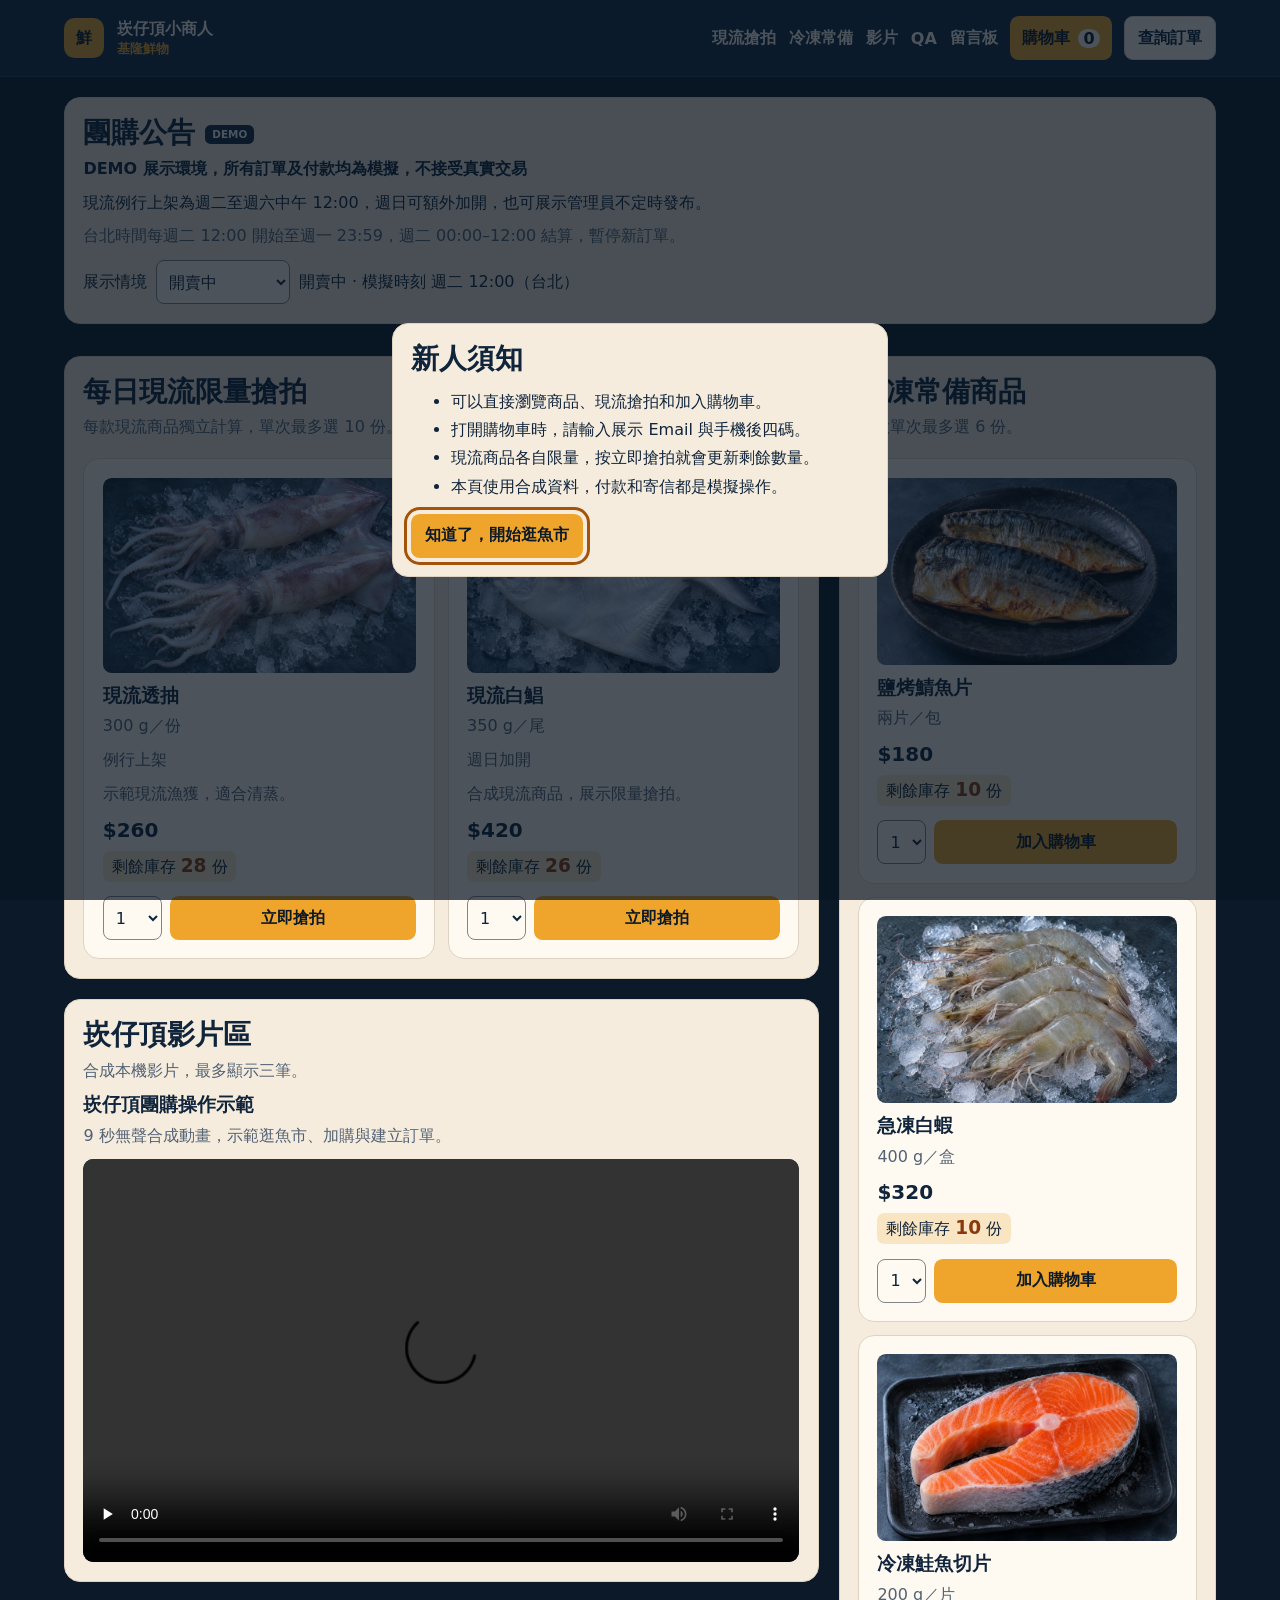
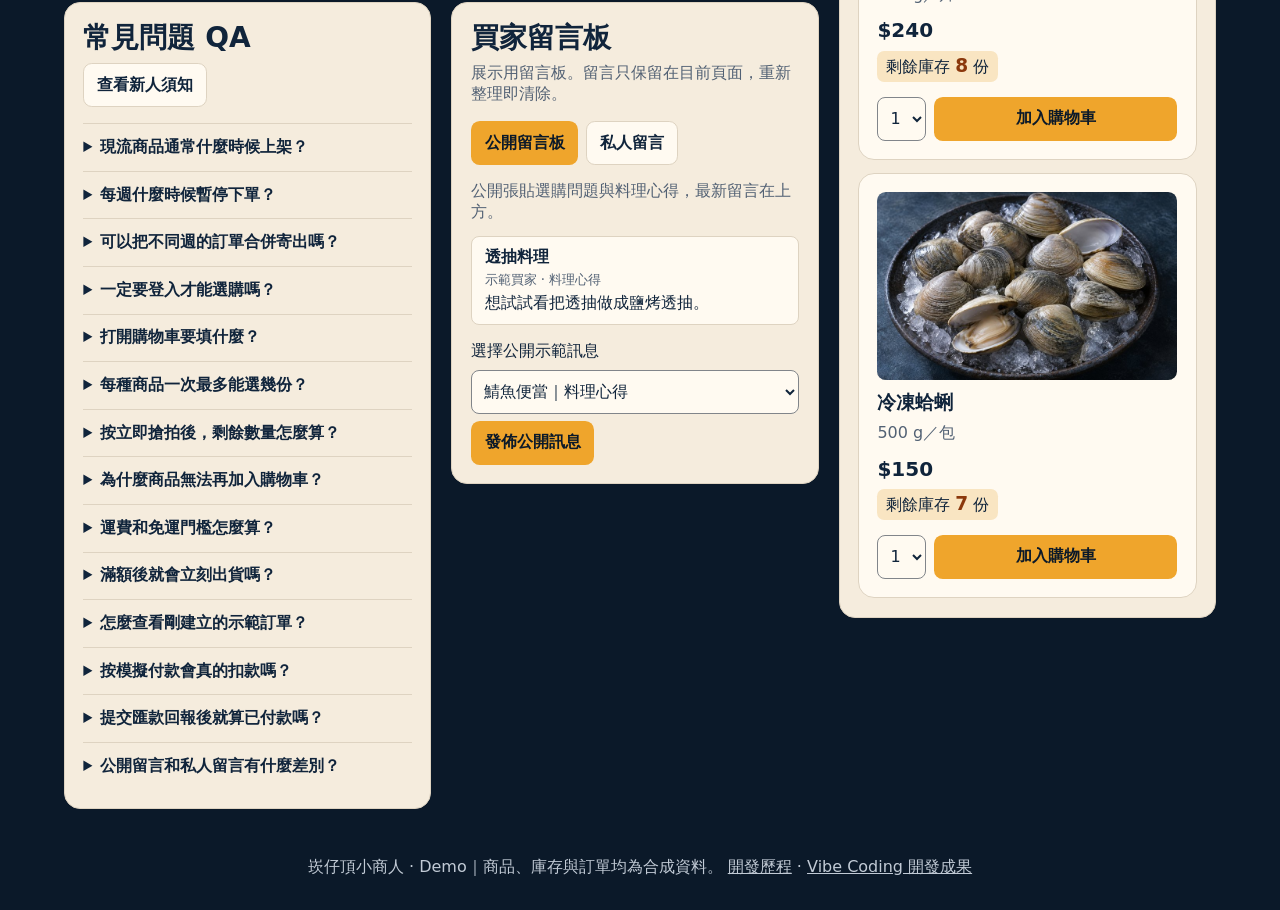
<file: index.html>
<!doctype html>
<html lang="zh-Hant">
<head>
  <meta charset="utf-8">
  <meta http-equiv="Content-Security-Policy" content="default-src 'none'; script-src 'self'; style-src 'self'; img-src 'self' data:; media-src 'self'; connect-src 'none'; form-action 'none'; base-uri 'none'; object-src 'none'; worker-src 'none'">
  <meta name="viewport" content="width=device-width, initial-scale=1">
  <meta name="description" content="基隆鮮物・崁仔頂小商人的海鮮團購展示。">
  <title>崁仔頂小商人｜海鮮團購 Demo</title>
  <link rel="icon" href="./favicon.svg" type="image/svg+xml">
  <link rel="stylesheet" href="./styles.css">
  <script src="./rules.js" defer></script>
  <script src="./fixtures.js" defer></script>
  <script src="./operations.js" defer></script>
  <script src="./demo-state.js" defer></script>
  <script src="./demo.js" defer></script>
</head>
<body>
  <header class="site-header">
    <a class="brand" href="#top"><span class="brand-mark" aria-hidden="true">鮮</span><span>崁仔頂小商人<small>基隆鮮物</small></span></a>
    <nav aria-label="主要導覽">
      <a href="#market">現流搶拍</a><a href="#frozen">冷凍常備</a><a href="#videos">影片</a><a href="#qa">QA</a><a href="#community">留言板</a>
      <button id="open-cart" type="button" aria-haspopup="dialog" aria-controls="checkout">購物車 <span id="nav-count">0</span></button>
      <button id="open-lookup" type="button" class="secondary" aria-haspopup="dialog">查詢訂單</button>
    </nav>
  </header>
  <main id="top">
    <section class="panel demo-banner" aria-labelledby="demo-banner-title">
      <h2 id="demo-banner-title">團購公告 <span class="demo-pill">DEMO</span></h2>
      <p><strong>DEMO 展示環境，所有訂單及付款均為模擬，不接受真實交易</strong></p>
      <div id="announcement-copy"></div>
      <p class="muted">台北時間每週二 12:00 開始至週一 23:59，週二 00:00–12:00 結算，暫停新訂單。</p>
      <div class="scenario-controls">
        <label for="scenario-select">展示情境</label>
        <select id="scenario-select">
          <option value="open">開賣中</option><option value="settlement">結算暫停接單</option>
          <option value="soldout">現流售罄</option><option value="free">免運達標</option>
        </select>
        <p id="scenario-status" role="status"></p>
      </div>
    </section>
    <div class="shop">
      <div class="shop-main">
        <section class="panel" id="market" aria-labelledby="market-title">
          <h1 id="market-title" tabindex="-1">每日現流限量搶拍</h1>
          <p class="muted">每款現流商品獨立計算，單次最多選 10 份。立即搶拍會扣減剩餘數量，從購物車移除即可釋回。</p>
          <div class="products" id="fresh-products"></div>
          <p id="fresh-empty" class="muted" hidden>目前沒有上架的現流商品。</p>
        </section>
        <section class="panel" id="videos" aria-labelledby="videos-title">
          <h2 id="videos-title">崁仔頂影片區</h2>
          <p class="muted">合成本機影片，最多顯示三筆。</p>
          <div id="video-library" class="video-library"></div>
        </section>
        <div class="support">
          <section class="panel" id="qa" aria-labelledby="qa-title">
            <h2 id="qa-title">常見問題 QA</h2>
            <button type="button" id="show-welcome" class="secondary" aria-haspopup="dialog">查看新人須知</button>
            <details>
              <summary>現流商品通常什麼時候上架？</summary>
              <p>原專案規劃週二至週六中午 12:00 例行上架，週日也可能加開。Demo 的商品隨時可試選。</p>
            </details>
            <details>
              <summary>每週什麼時候暫停下單？</summary>
              <p>原專案規劃週二 00:00 起暫停新訂單並進入結算，預計當天中午 12:00 切換新週期。</p>
            </details>
            <details>
              <summary>可以把不同週的訂單合併寄出嗎？</summary>
              <p>原專案原則為每週出貨、不接受跨週寄庫。特殊情況須由管理者逐案評估。</p>
            </details>
            <details>
              <summary>一定要登入才能選購嗎？</summary>
              <p>可以直接瀏覽、選數量及加入購物車。展示首頁與選購流程都免登入。</p>
            </details>
            <details>
              <summary>打開購物車要填什麼？</summary>
              <p>請輸入展示 Email demo-buyer@example.invalid 和手機後四碼 1234，兩欄都是合成資料。</p>
            </details>
            <details>
              <summary>每種商品一次最多能選幾份？</summary>
              <p>本 Demo 每款現流單次最多 10 份，冷凍最多 6 份；剩餘量低於上限時，下拉選單會隨之縮減。</p>
            </details>
            <details>
              <summary>按立即搶拍後，剩餘數量怎麼算？</summary>
              <p>各款現流獨立計算。本 Demo 加入購物車時即從展示剩餘量扣除；移除商品就會釋回，成立訂單時顯示的剩餘量不會再扣一次。</p>
            </details>
            <details>
              <summary>為什麼商品無法再加入購物車？</summary>
              <p>當可選數量為零，商品的選單和按鈕會停用。若庫存全在你的購物車中，可從購物車移除部分數量後再選。</p>
            </details>
            <details>
              <summary>運費和免運門檻怎麼算？</summary>
                <p>Demo 依本期累積商品小計試算：NT$2,000 以下為 NT$130；超過 NT$2,000、未滿 NT$3,000 為 NT$60；滿 NT$3,000 免運。運費不列入商品累積。</p>
            </details>
            <details>
              <summary>滿額後就會立刻出貨嗎？</summary>
              <p>原專案仍須確認付款、出貨選項及相關出貨條件。Demo 的出貨狀態由展示後台手動標記。</p>
            </details>
            <details>
              <summary>怎麼查看剛建立的示範訂單？</summary>
              <p>購物車會顯示最新一筆示範訂單。也可以在原瀏覽器開啟模擬信件中的單筆連結，查看該筆訂單及匯款回報狀態。</p>
            </details>
            <details>
              <summary>按模擬付款會真的扣款嗎？</summary>
              <p>使用合成匯款資料回報，再由展示後台核對。訂單成立信和付款通知可在模擬寄件匣預覽。</p>
            </details>
            <details>
              <summary>提交匯款回報後就算已付款嗎？</summary>
              <p>回報送出後先列為待核對，須由管理者核對後才確認付款。本 Demo 只比對合成入帳金額與合成帳號末五碼。</p>
            </details>
            <details>
              <summary>公開留言和私人留言有什麼差別？</summary>
              <p>公開留言板用於商品提問與料理心得；私人頁籤展示店家客服對話。兩邊都使用預設範例，重新整理會清除新增留言。</p>
            </details>
          </section>
          <section class="panel" id="community" aria-labelledby="community-title">
            <h2 id="community-title">買家留言板</h2>
            <p class="muted">展示用留言板。留言只保留在目前頁面，重新整理即清除。</p>
            <div class="board-tabs" role="tablist" aria-label="留言類型">
              <button type="button" role="tab" id="public-tab" aria-controls="public-board" aria-selected="true">公開留言板</button>
              <button type="button" role="tab" id="private-tab" aria-controls="private-board" aria-selected="false" tabindex="-1">私人留言</button>
            </div>
            <section role="tabpanel" id="public-board" aria-labelledby="public-tab" tabindex="0">
              <p class="muted">公開張貼選購問題與料理心得，最新留言在上方。</p>
              <ul class="messages" id="public-messages" aria-label="公開訊息">
                <li><h3>透抽料理</h3><small>示範買家 · 料理心得</small><p>想試試看把透抽做成鹽烤透抽。</p></li>
              </ul>
              <div class="message-composer">
                <label for="public-message">選擇公開示範訊息</label>
                <select id="public-message">
                  <option value="mackerel">鯖魚便當｜料理心得</option>
                  <option value="shrimp">白蝦怎麼煮？｜選購提問</option>
                </select>
                <button type="button" id="post-public">發佈公開訊息</button>
              </div>
            </section>
            <section role="tabpanel" id="private-board" aria-labelledby="private-tab" tabindex="0" hidden>
              <div id="private-gate">
                <p class="muted">查看一組展示顧客與店家的合成對話。</p>
                <button type="button" id="open-private">開啟私人留言範例</button>
              </div>
              <div id="private-conversation" hidden>
                <p class="muted">模擬展示顧客與店家的對話。</p>
                <ul class="messages" id="private-messages" aria-label="私人訊息">
                  <li><strong>示範客服</strong><p>您好，需要協助查詢哪一筆示範訂單？</p></li>
                </ul>
                <div class="message-composer">
                  <label for="private-message">選擇私人示範訊息</label>
                  <select id="private-message">
                    <option>我想詢問示範訂單 DEMO-001 的配送進度。</option>
                    <option>我想確認這筆示範訂單的取貨方式。</option>
                  </select>
                  <button type="button" id="post-private">送出私人留言</button>
                </div>
              </div>
            </section>
            <p id="board-status" class="sr-only" role="status"></p>
          </section>
        </div>
      </div>
      <section class="panel" id="frozen" aria-labelledby="frozen-title">
        <h2 id="frozen-title">冷凍常備商品</h2>
        <p class="muted">每款單次最多選 6 份。</p>
        <div class="products" id="frozen-products"></div>
        <p id="frozen-empty" class="muted" hidden>目前沒有上架的冷凍商品。</p>
      </section>
    </div>
  </main>
  <dialog class="panel welcome" id="welcome" aria-labelledby="welcome-title">
    <h2 id="welcome-title">新人須知</h2>
    <ul>
      <li>可以直接瀏覽商品、現流搶拍和加入購物車。</li>
      <li>打開購物車時，請輸入展示 Email 與手機後四碼。</li>
      <li>現流商品各自限量，按立即搶拍就會更新剩餘數量。</li>
      <li>本頁使用合成資料，付款和寄信都是模擬操作。</li>
    </ul>
    <button type="button" id="close-welcome" autofocus>知道了，開始逛魚市</button>
  </dialog>
  <dialog class="panel checkout" id="checkout" aria-labelledby="checkout-title">
    <div class="dialog-header">
      <h2 id="checkout-title">購物車</h2>
      <button type="button" class="secondary" id="close-cart">關閉購物車</button>
    </div>
    <form id="cart-access" class="checkout-actions" autocomplete="off">
      <p class="muted">請輸入展示資料 <strong>demo-buyer@example.invalid</strong> 與 <strong>1234</strong>。</p>
      <label for="cart-email">Email</label>
      <input id="cart-email" type="email" required placeholder="demo-buyer@example.invalid" spellcheck="false">
      <label for="cart-phone">手機後四碼</label>
      <input id="cart-phone" type="text" inputmode="numeric" maxlength="4" pattern="[0-9]{4}" required placeholder="1234">
      <p class="muted">示範會員可使用 demo-buyer@example.invalid 與 1234。</p>
      <p id="cart-error" class="field-error" role="alert" hidden>請使用上方的展示 Email 與手機後四碼。</p>
      <button type="submit">查看購物車</button>
    </form>
    <div id="cart-content" hidden>
      <p id="cart-empty" class="muted" tabindex="-1">購物車目前是空的。</p>
      <ul id="cart-items" class="cart-items" aria-label="購物車品項"></ul>
      <p id="cart-unavailable" class="field-error" hidden>有商品已下架或庫存不足，請調整購物車後再建立訂單。</p>
      <p id="cart-settlement" class="field-error" hidden>結算時段暫停新訂單，購物車內容會保留。</p>
      <dl class="totals">
        <div><dt>現流搶拍小計</dt><dd id="fresh-total">NT$0</dd></div>
        <div><dt>冷凍商品小計</dt><dd id="frozen-total">NT$0</dd></div>
        <div><dt>本期商品累積（含本次）</dt><dd id="cycle-total">NT$0</dd></div>
        <div><dt>模擬運費</dt><dd id="shipping">NT$0</dd></div>
        <div class="grand-total"><dt>合計</dt><dd id="total">NT$0</dd></div>
      </dl>
      <button type="button" id="place-order" disabled>建立示範訂單</button>
      <section id="order-panel" class="order" aria-labelledby="order-title" hidden>
        <h3 id="order-title" tabindex="-1">示範訂單</h3>
        <p id="order-summary"></p>
        <ul id="order-stock" class="stock-results" aria-label="本次搶拍結果" hidden></ul>
        <p id="payment-status"></p>
        <a class="button-link secondary" id="open-report-link" hidden>開啟示範信件的回填表單</a>
        <button type="button" id="send-email" class="secondary" disabled>模擬寄信</button>
        <p id="email-status" tabindex="-1" hidden>已記錄模擬通知，收件者為 demo-buyer@example.invalid。</p>
      </section>
      <p id="cart-status" class="sr-only" role="status"></p>
    </div>
  </dialog>
  <dialog id="lookup-dialog" class="panel product-editor" aria-labelledby="lookup-title">
    <div class="dialog-header"><h2 id="lookup-title">查詢示範訂單</h2><button id="close-lookup" type="button" class="secondary">關閉</button></div>
    <p class="muted">只列出目前瀏覽器的合成訂單。</p>
    <ul id="lookup-list" class="admin-list"></ul>
  </dialog>
  <dialog class="panel product-editor" id="report-dialog" aria-labelledby="report-title">
    <div class="dialog-header">
      <h2 id="report-title">匯款與收件回填</h2>
      <button type="button" class="secondary" id="close-report">關閉</button>
    </div>
    <p id="report-order"></p>
    <p id="report-message" role="status"></p>
    <form class="checkout-actions" id="report-form" hidden>
      <p class="muted">請使用畫面金額與合成帳號末五碼 54321，並選擇一組示範收件資料。</p>
      <label for="report-amount">匯款金額（NT$）</label>
      <input type="number" id="report-amount" min="1" step="1" required>
      <label for="report-tail">匯款帳號末五碼</label>
      <input id="report-tail" inputmode="numeric" maxlength="5" pattern="[0-9]{5}" required>
      <label for="report-recipient">示範收件資料</label>
      <select id="report-recipient">
        <option value="north">展示收件人 A｜基隆展示取貨點</option>
        <option value="south">展示收件人 B｜台北展示取貨點</option>
      </select>
      <dl id="recipient-details" class="totals"></dl>
      <button type="submit">送出示範匯款回報</button>
    </form>
    <form class="checkout-actions" id="customer-recipient-form" hidden>
      <label for="customer-recipient-choice">變更示範收件資料</label>
      <select id="customer-recipient-choice"><option value="north">展示海港門市組合</option><option value="south">展示市集門市組合</option></select>
      <button type="submit">儲存收件資料</button>
    </form>
    <p id="customer-recipient-status" role="status"></p>
  </dialog>
  <p id="announcement" class="sr-only" role="status"></p>
  <footer>崁仔頂小商人 · Demo｜商品、庫存與訂單均為合成資料。 <a href="./history.html">開發歷程</a> · <a href="./presentation/">Vibe Coding 開發成果</a></footer>
</body>
</html>
</file>
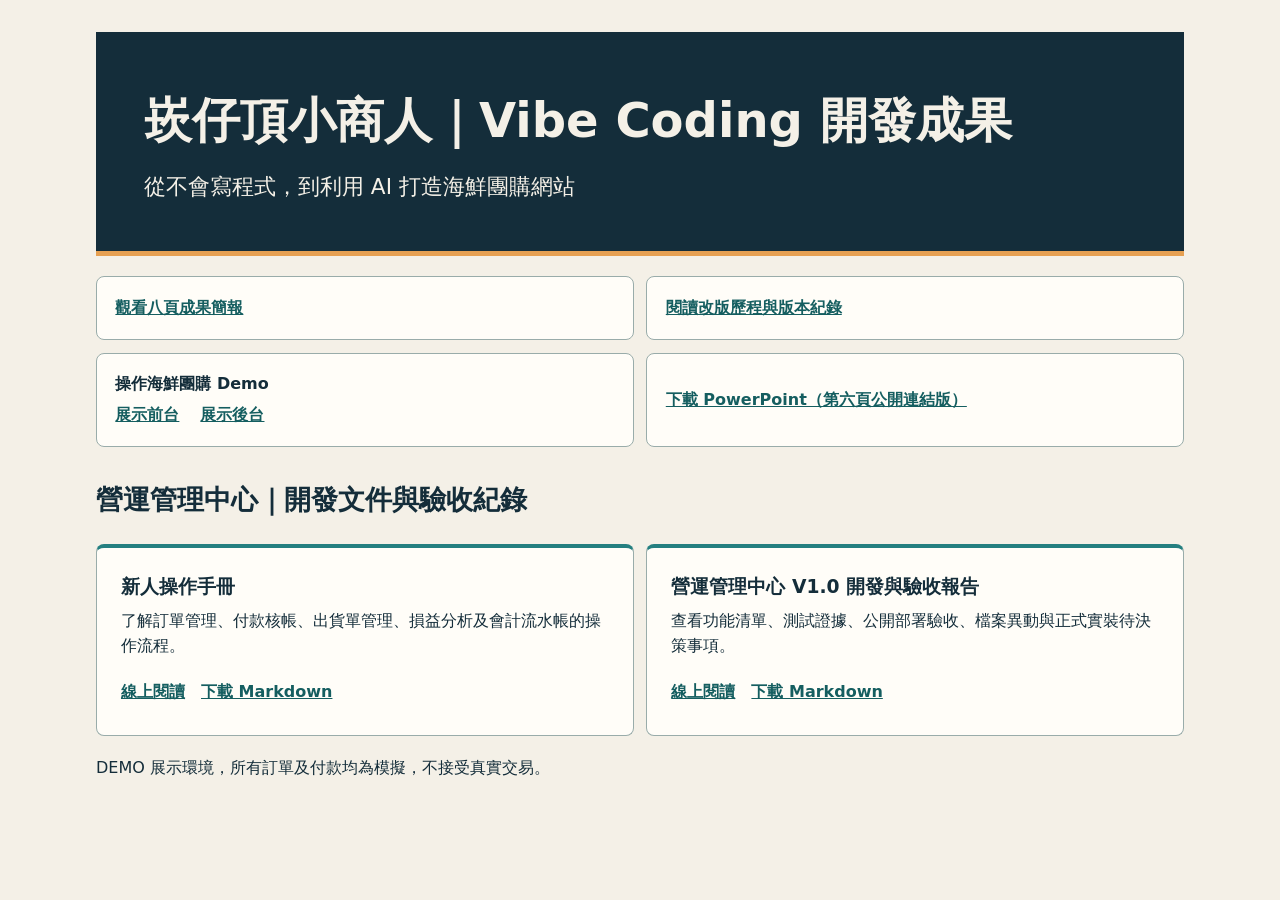
<file: presentation/index.html>
<!doctype html>
<html lang="zh-Hant">
<head>
  <meta charset="utf-8">
  <meta name="viewport" content="width=device-width, initial-scale=1">
  <meta http-equiv="Content-Security-Policy" content="default-src 'self'; connect-src 'none'; object-src 'none'; base-uri 'none'">
  <title>崁仔頂小商人｜Vibe Coding 開發成果</title>
  <link rel="icon" href="../favicon.svg">
  <link rel="stylesheet" href="./presentation.css">
</head>
<body>
  <main class="hub">
    <header>
      <h1>崁仔頂小商人｜Vibe Coding 開發成果</h1>
      <p class="subtitle">從不會寫程式，到利用 AI 打造海鮮團購網站</p>
    </header>
    <nav class="entries" aria-label="課程成果">
      <a href="./slides.html">觀看八頁成果簡報</a>
      <a href="./history.html">閱讀改版歷程與版本紀錄</a>
      <div class="demo-entry">
        <h2>操作海鮮團購 Demo</h2>
        <a href="../">展示前台</a>
        <a href="../admin.html">展示後台</a>
      </div>
      <a href="./downloads/崁仔頂小商人_Vibe_Coding_簡報_V1.4_第六頁更新.pptx" download>下載 PowerPoint（第六頁公開連結版）</a>
    </nav>
    <section class="document-section" aria-labelledby="operations-documents-title">
      <h2 id="operations-documents-title">營運管理中心｜開發文件與驗收紀錄</h2>
      <div class="entries">
        <article class="document-card">
          <h3>新人操作手冊</h3>
          <p>了解訂單管理、付款核帳、出貨單管理、損益分析及會計流水帳的操作流程。</p>
          <div class="doc-links"><a href="./docs/operations-manual.html">線上閱讀</a><a href="./docs/downloads/DEMO_OPERATIONS_ACCOUNTING_MANUAL.md" download>下載 Markdown</a></div>
        </article>
        <article class="document-card">
          <h3>營運管理中心 V1.0 開發與驗收報告</h3>
          <p>查看功能清單、測試證據、公開部署驗收、檔案異動與正式實裝待決策事項。</p>
          <div class="doc-links"><a href="./docs/operations-release-report.html">線上閱讀</a><a href="./docs/downloads/ADMIN_OPERATIONS_V1_REPORT.md" download>下載 Markdown</a></div>
        </article>
      </div>
    </section>
    <p class="notice">DEMO 展示環境，所有訂單及付款均為模擬，不接受真實交易。</p>
  </main>
</body>
</html>
</file>
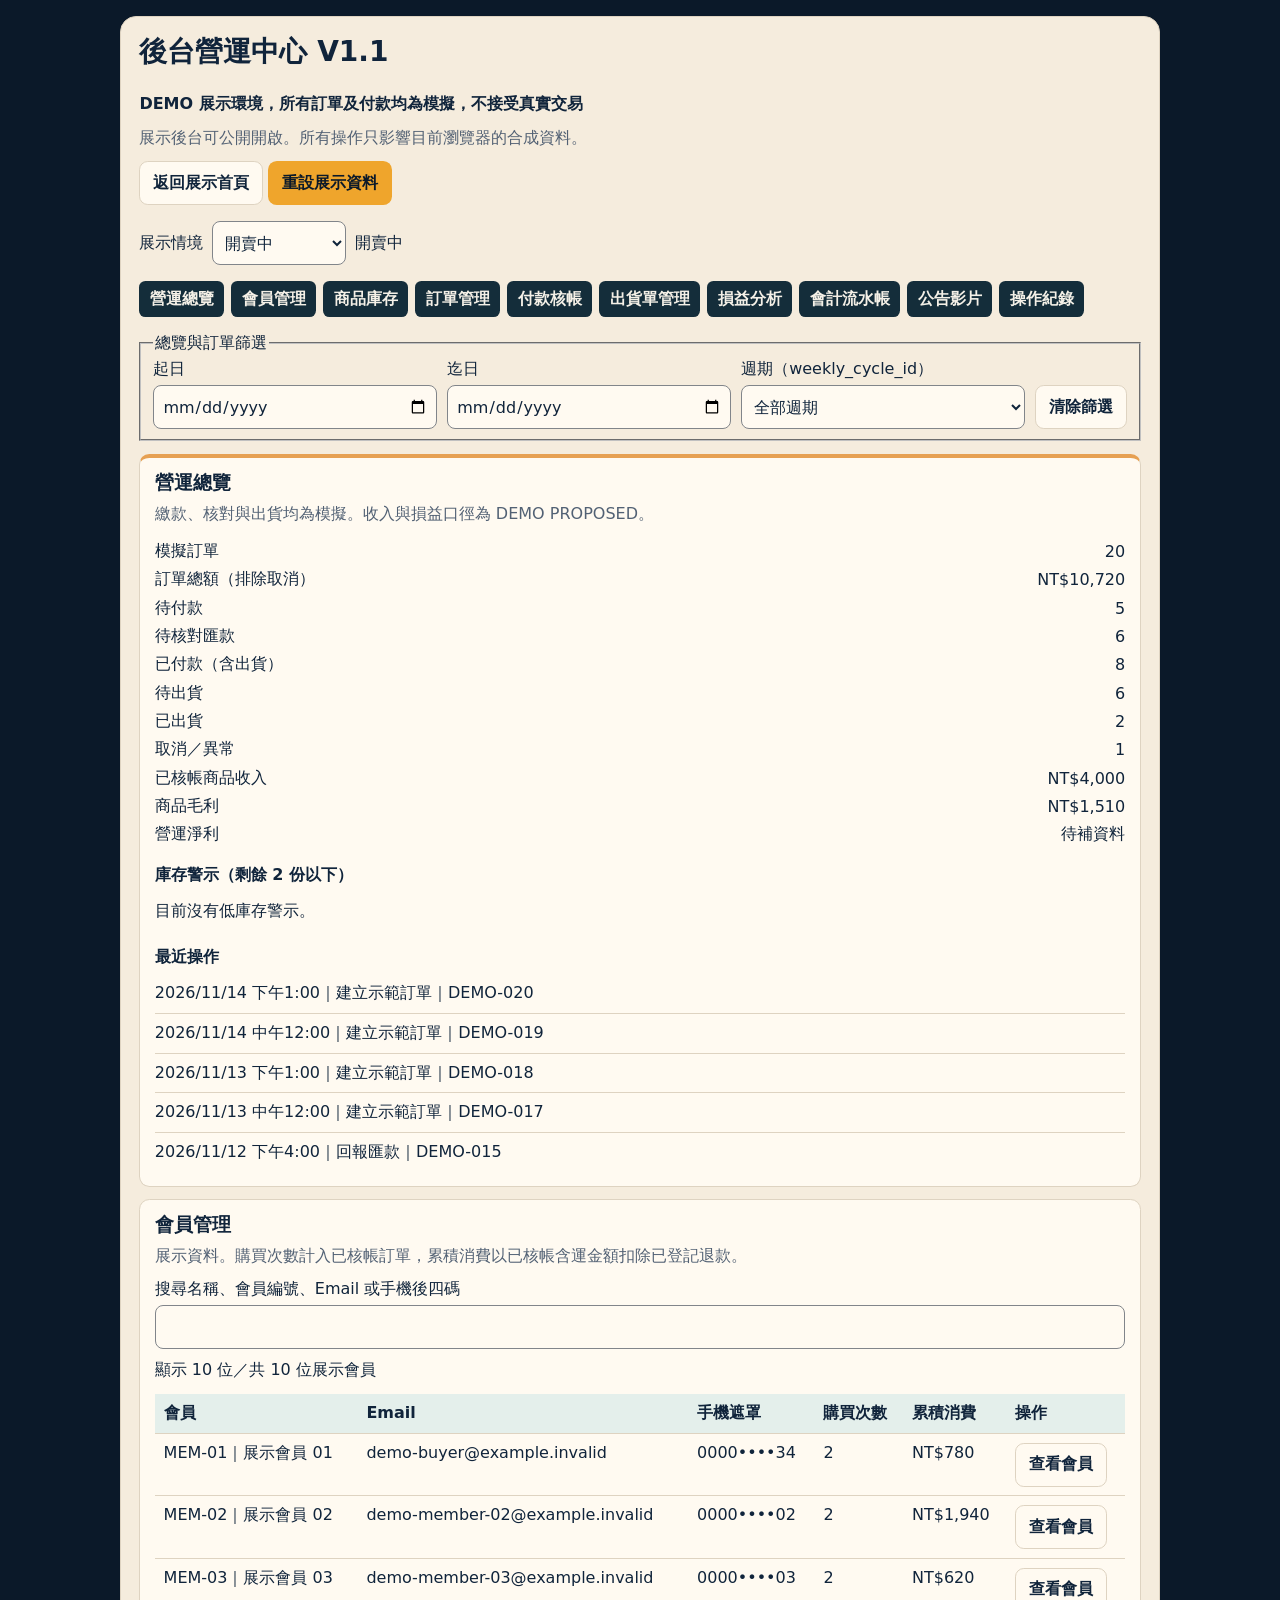
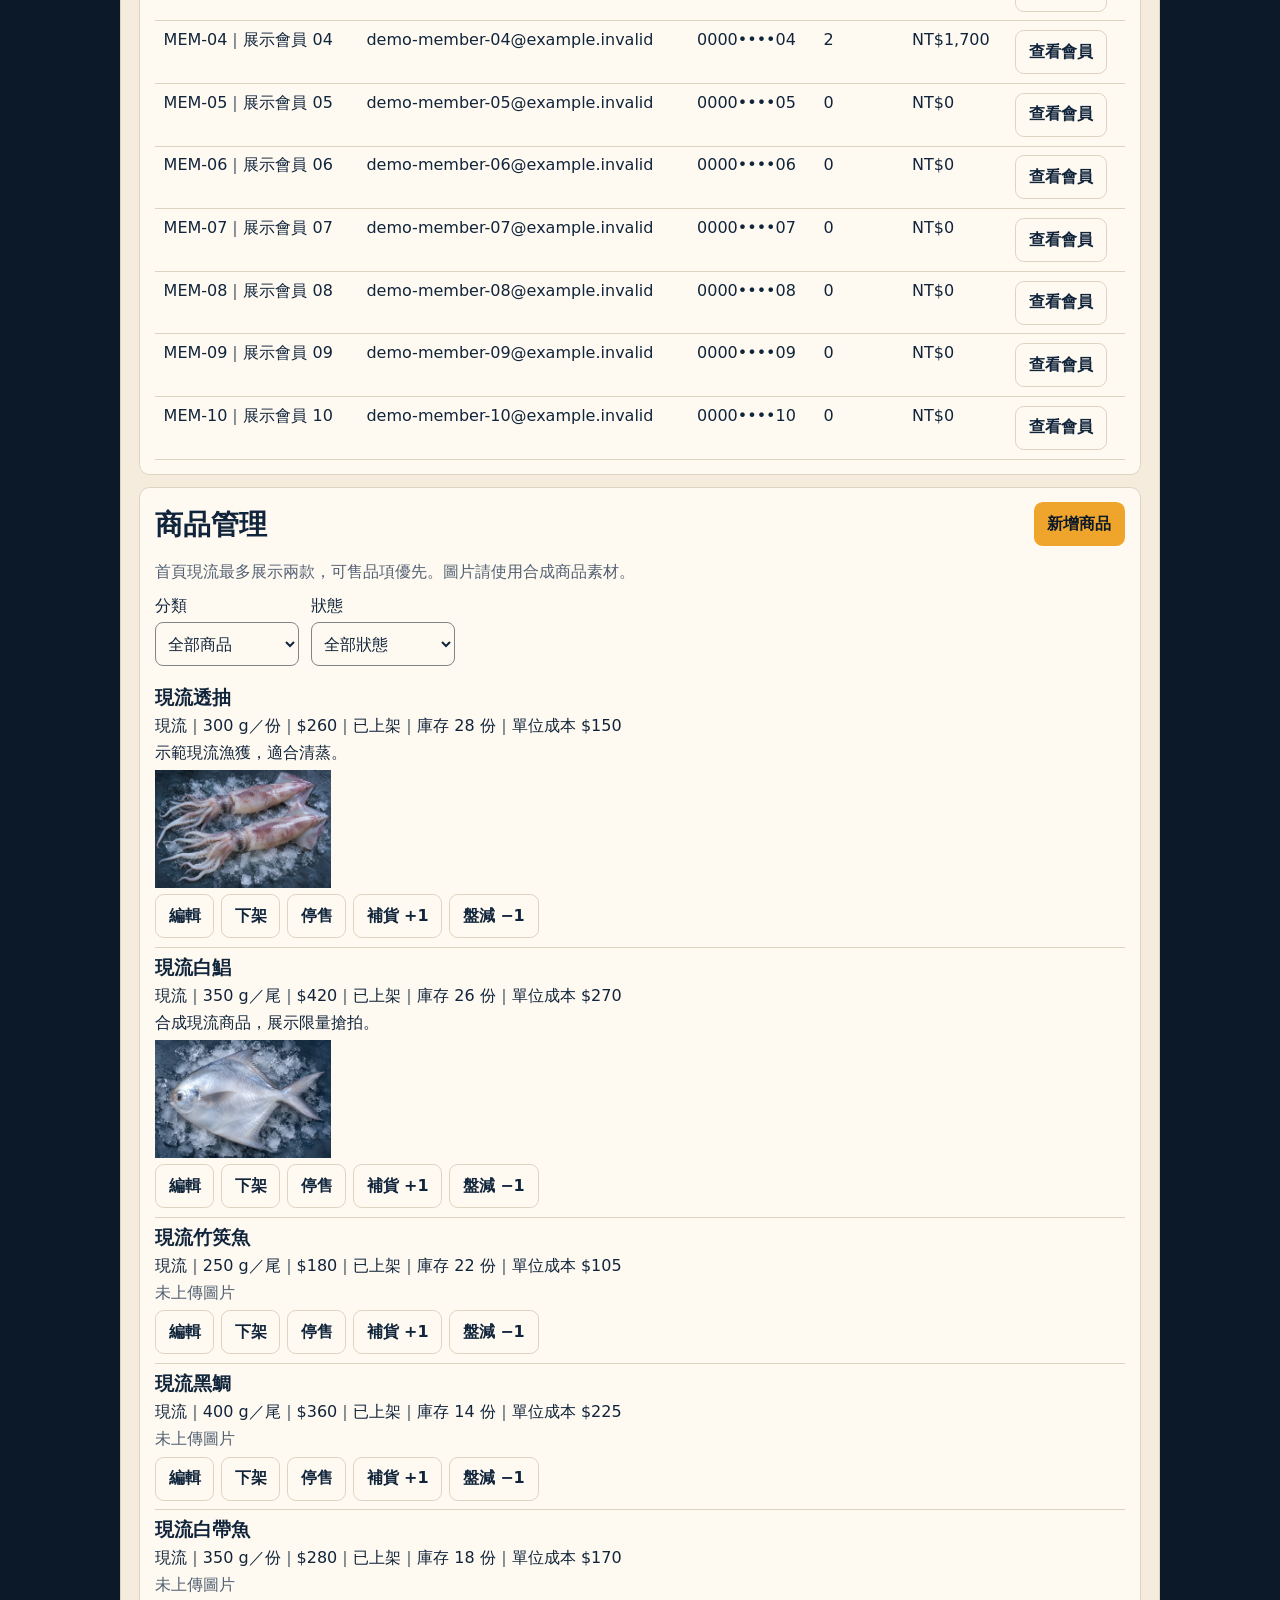
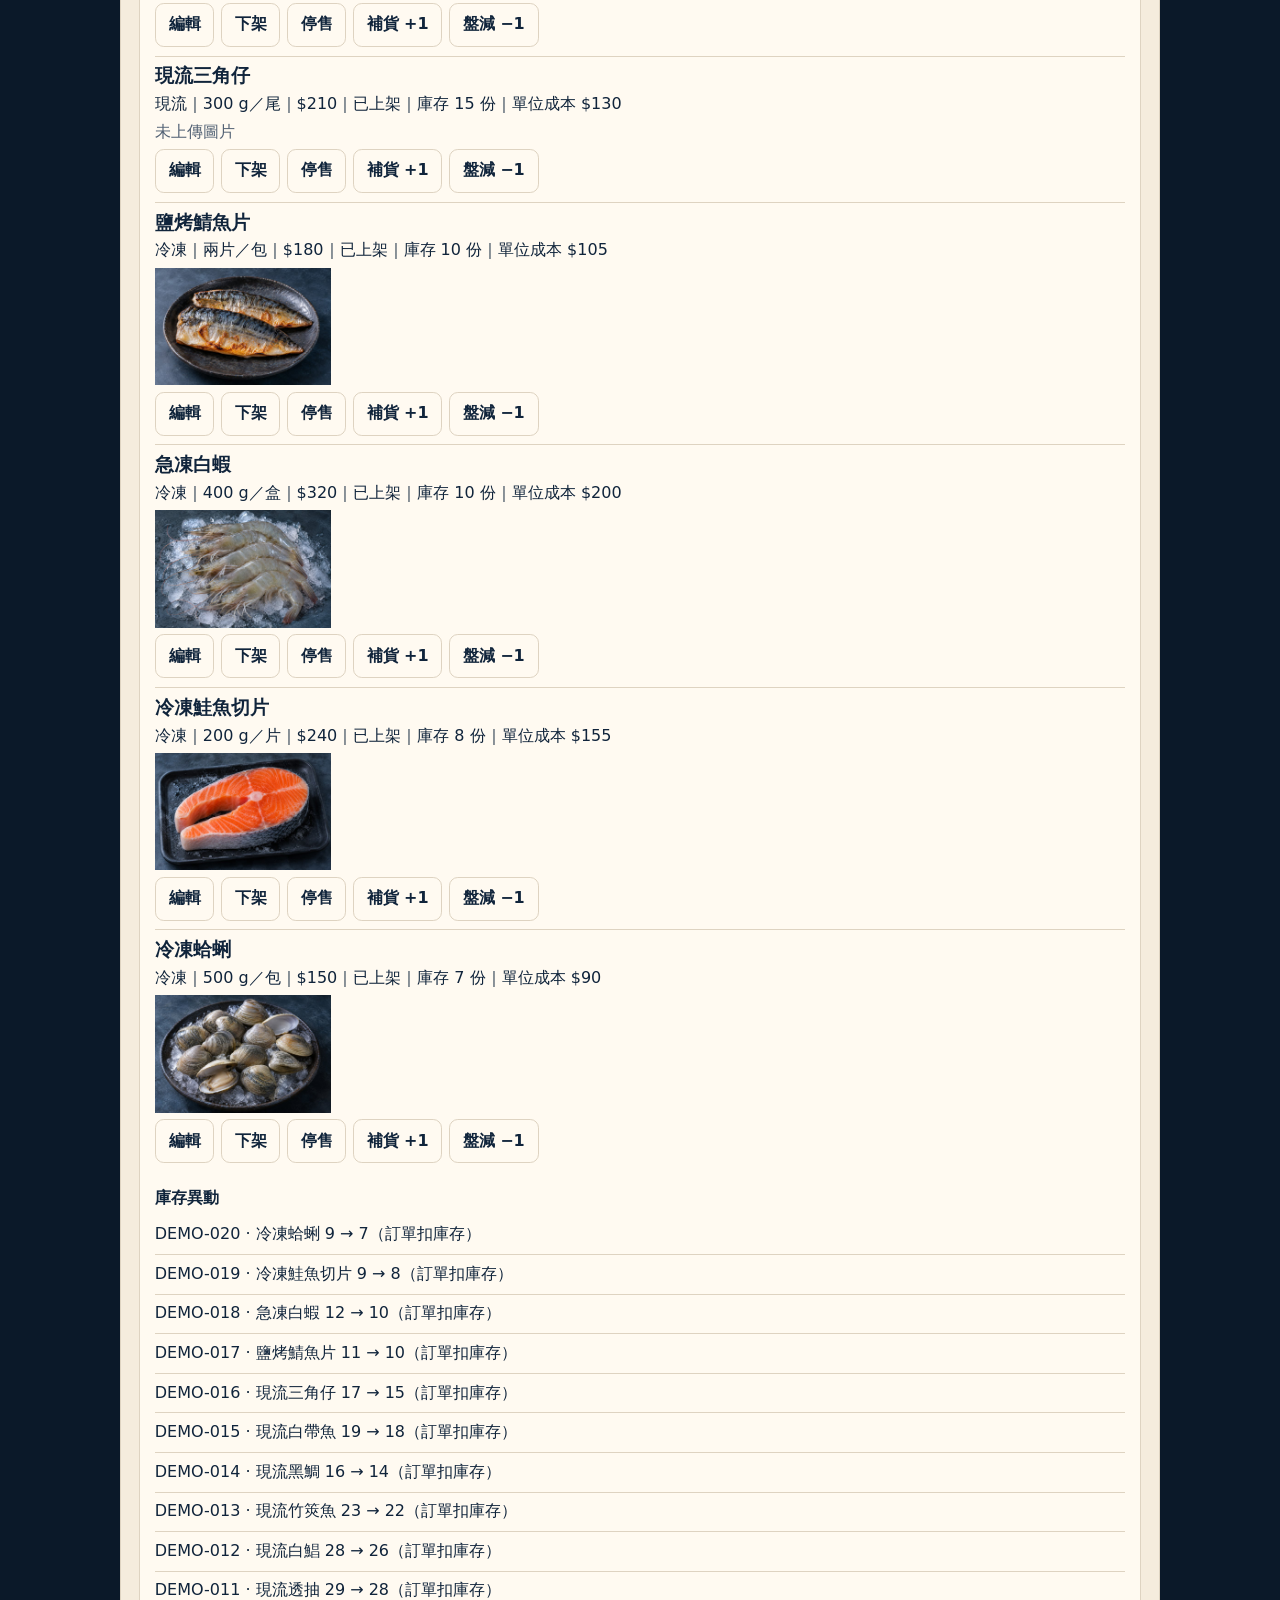
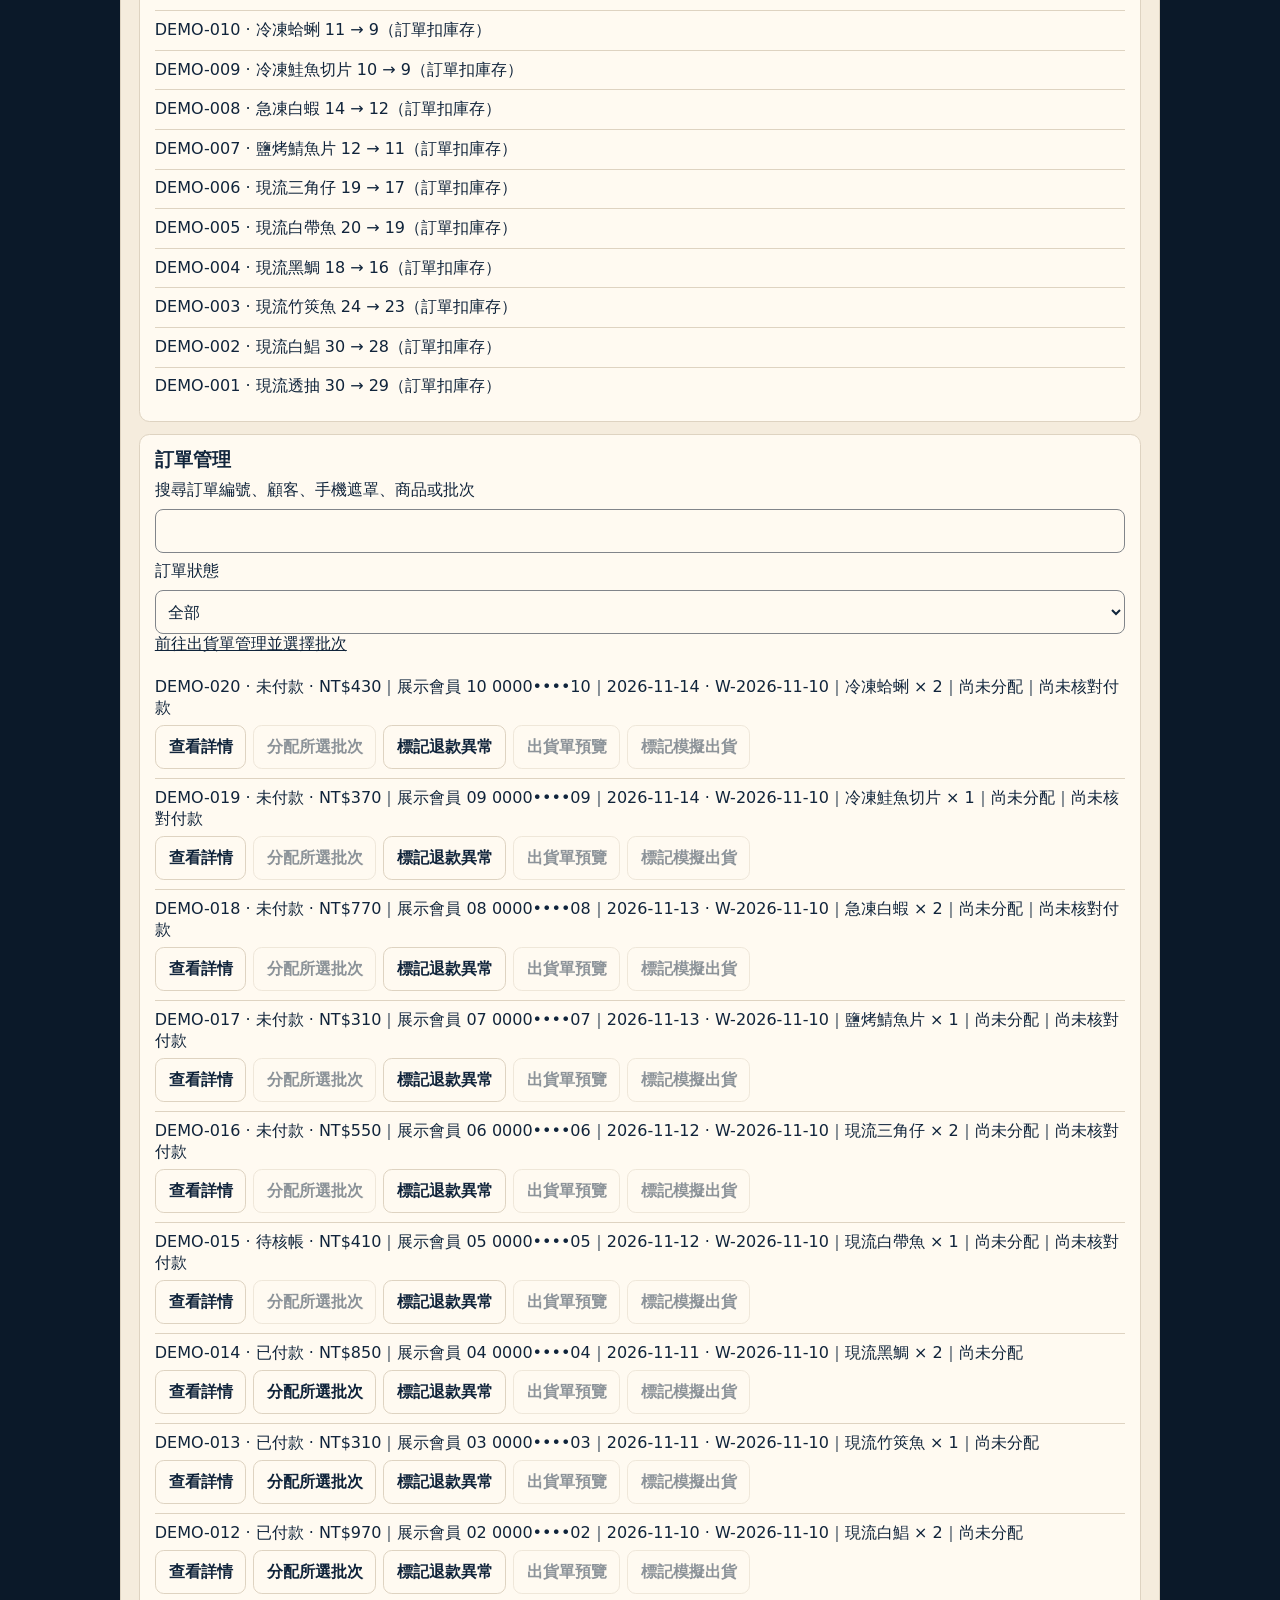
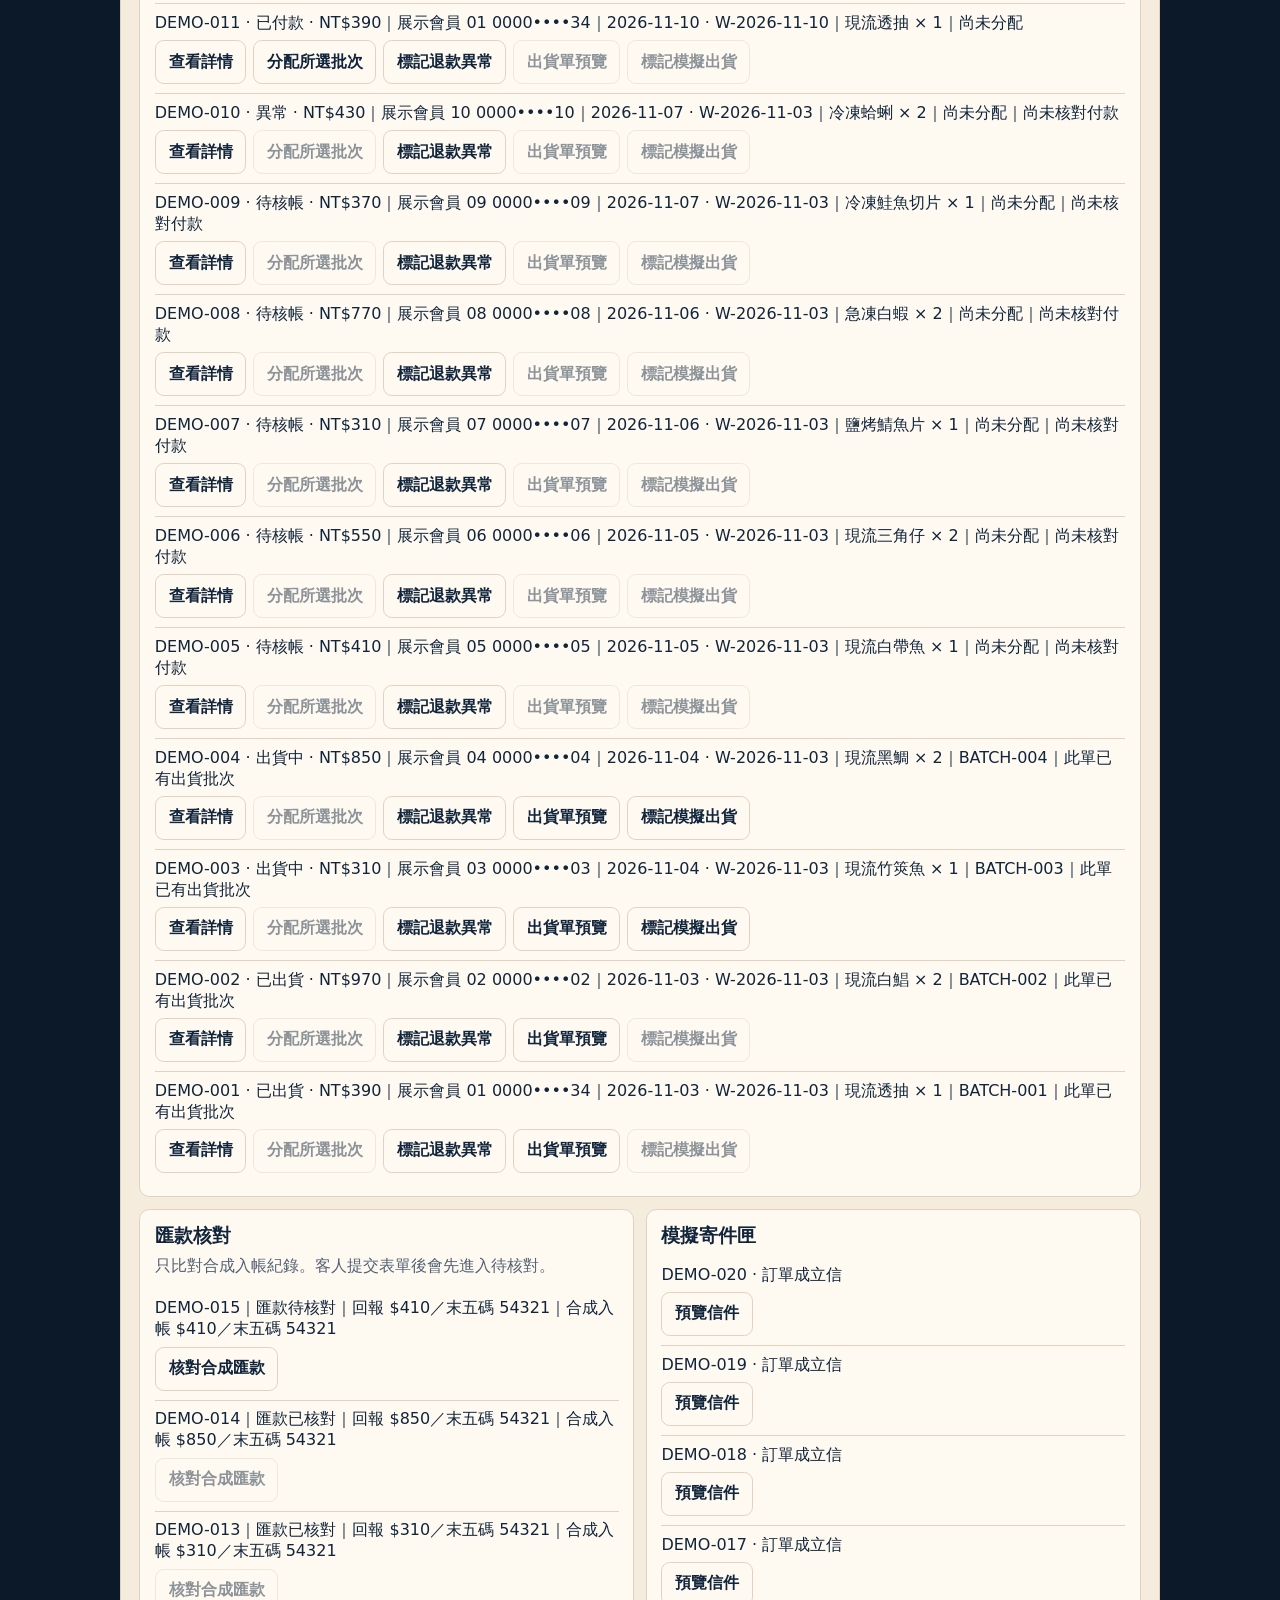
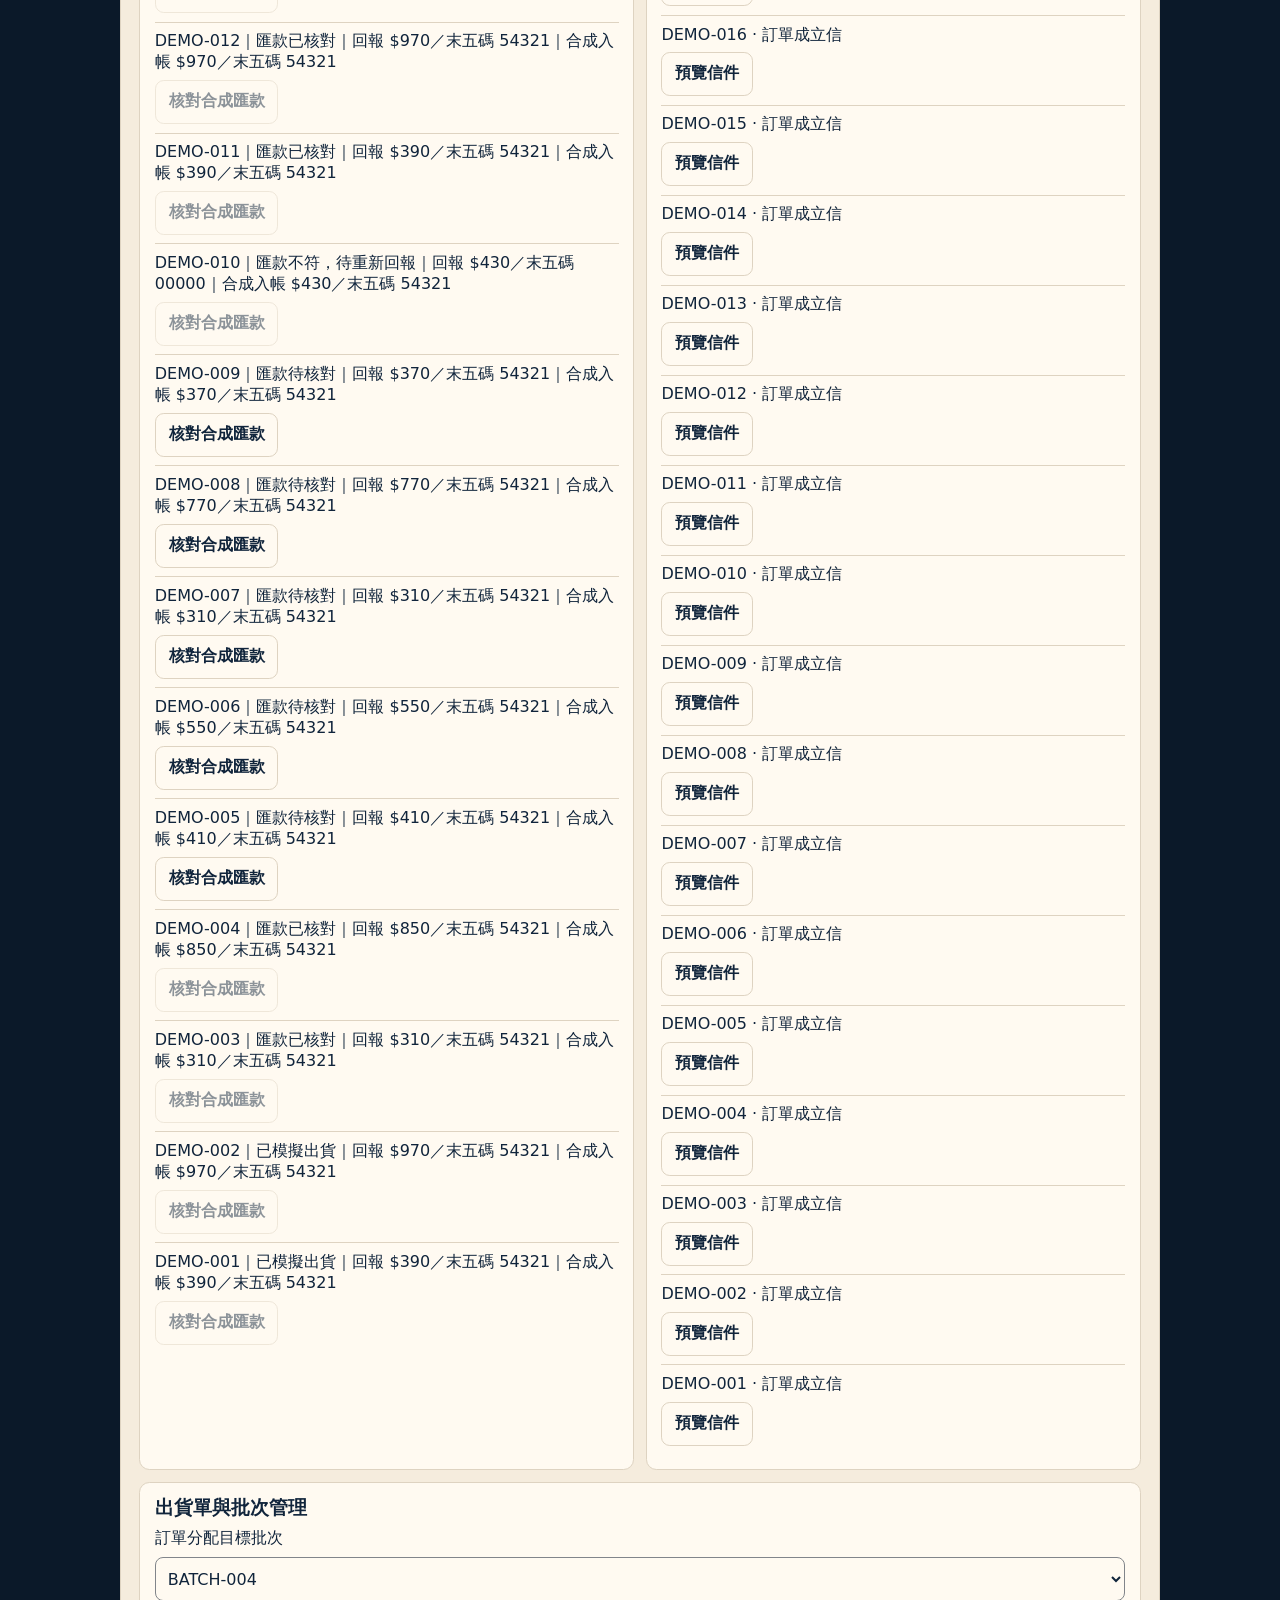
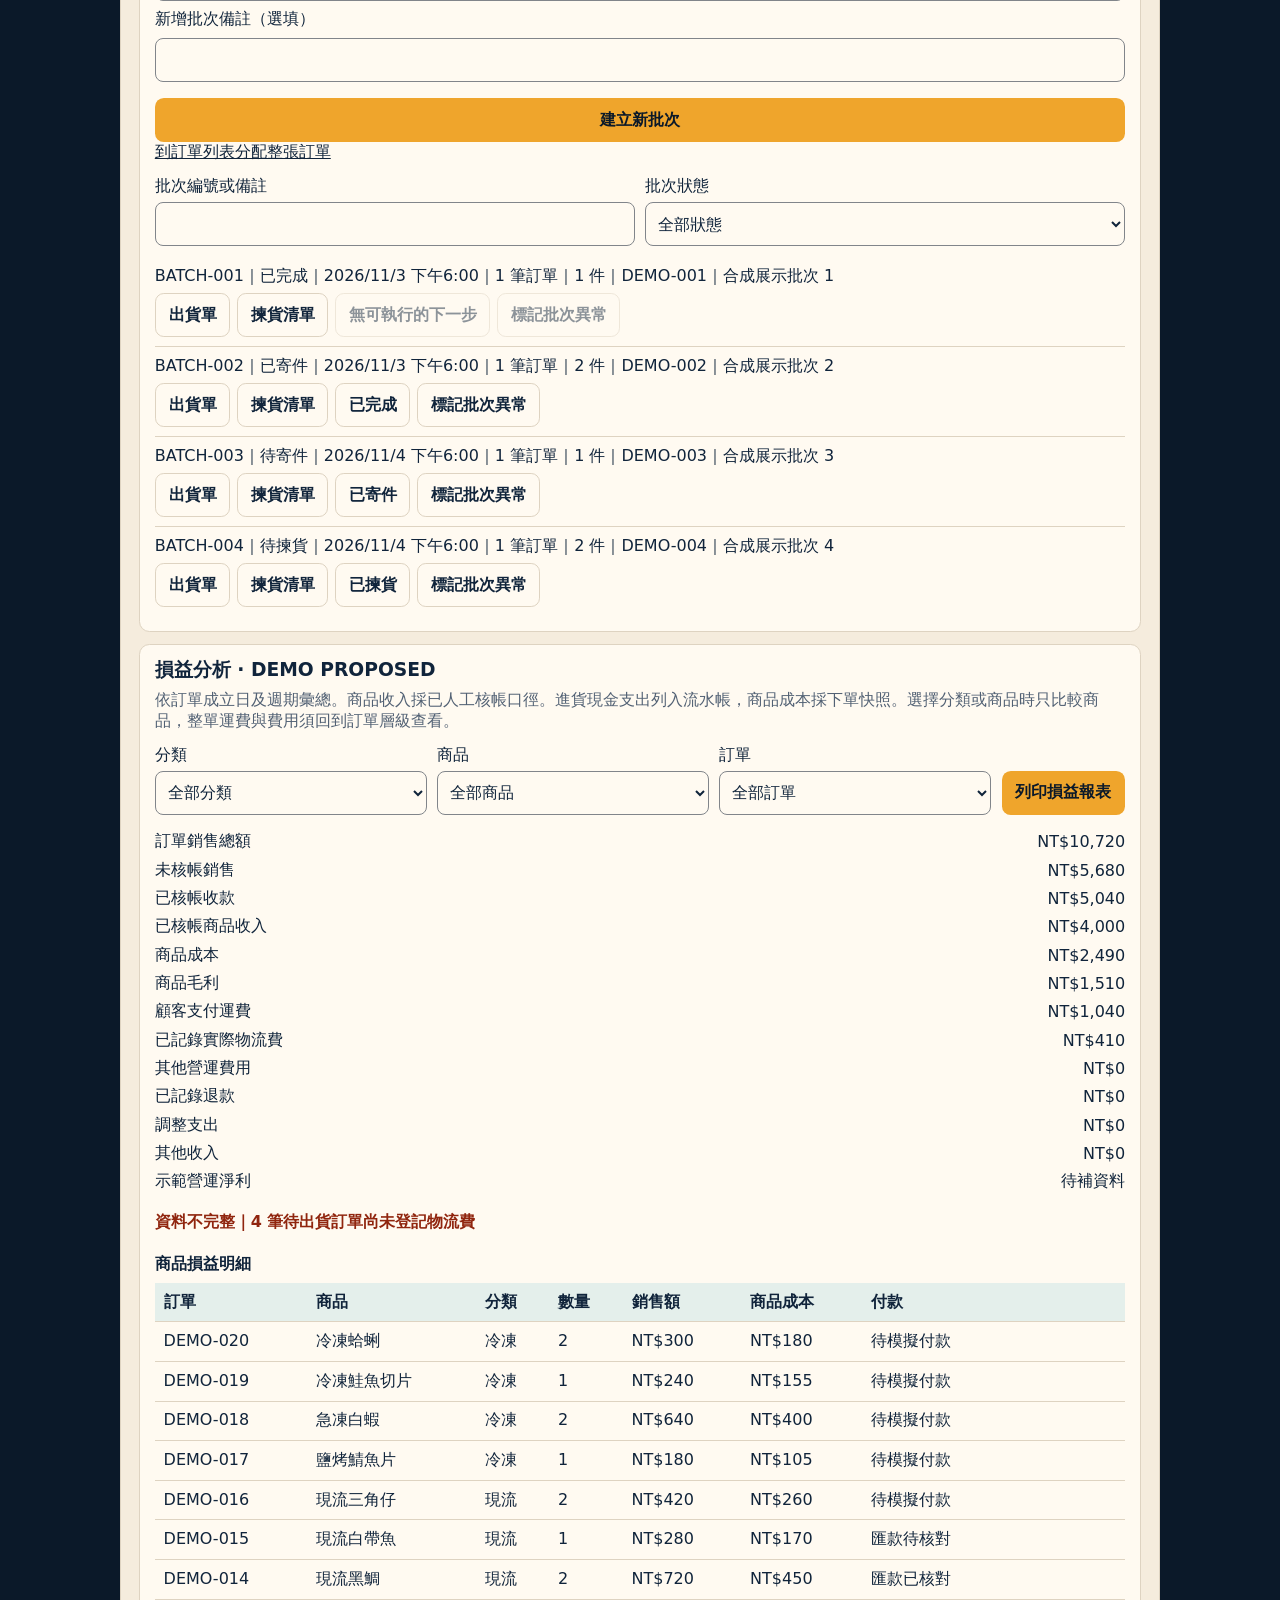
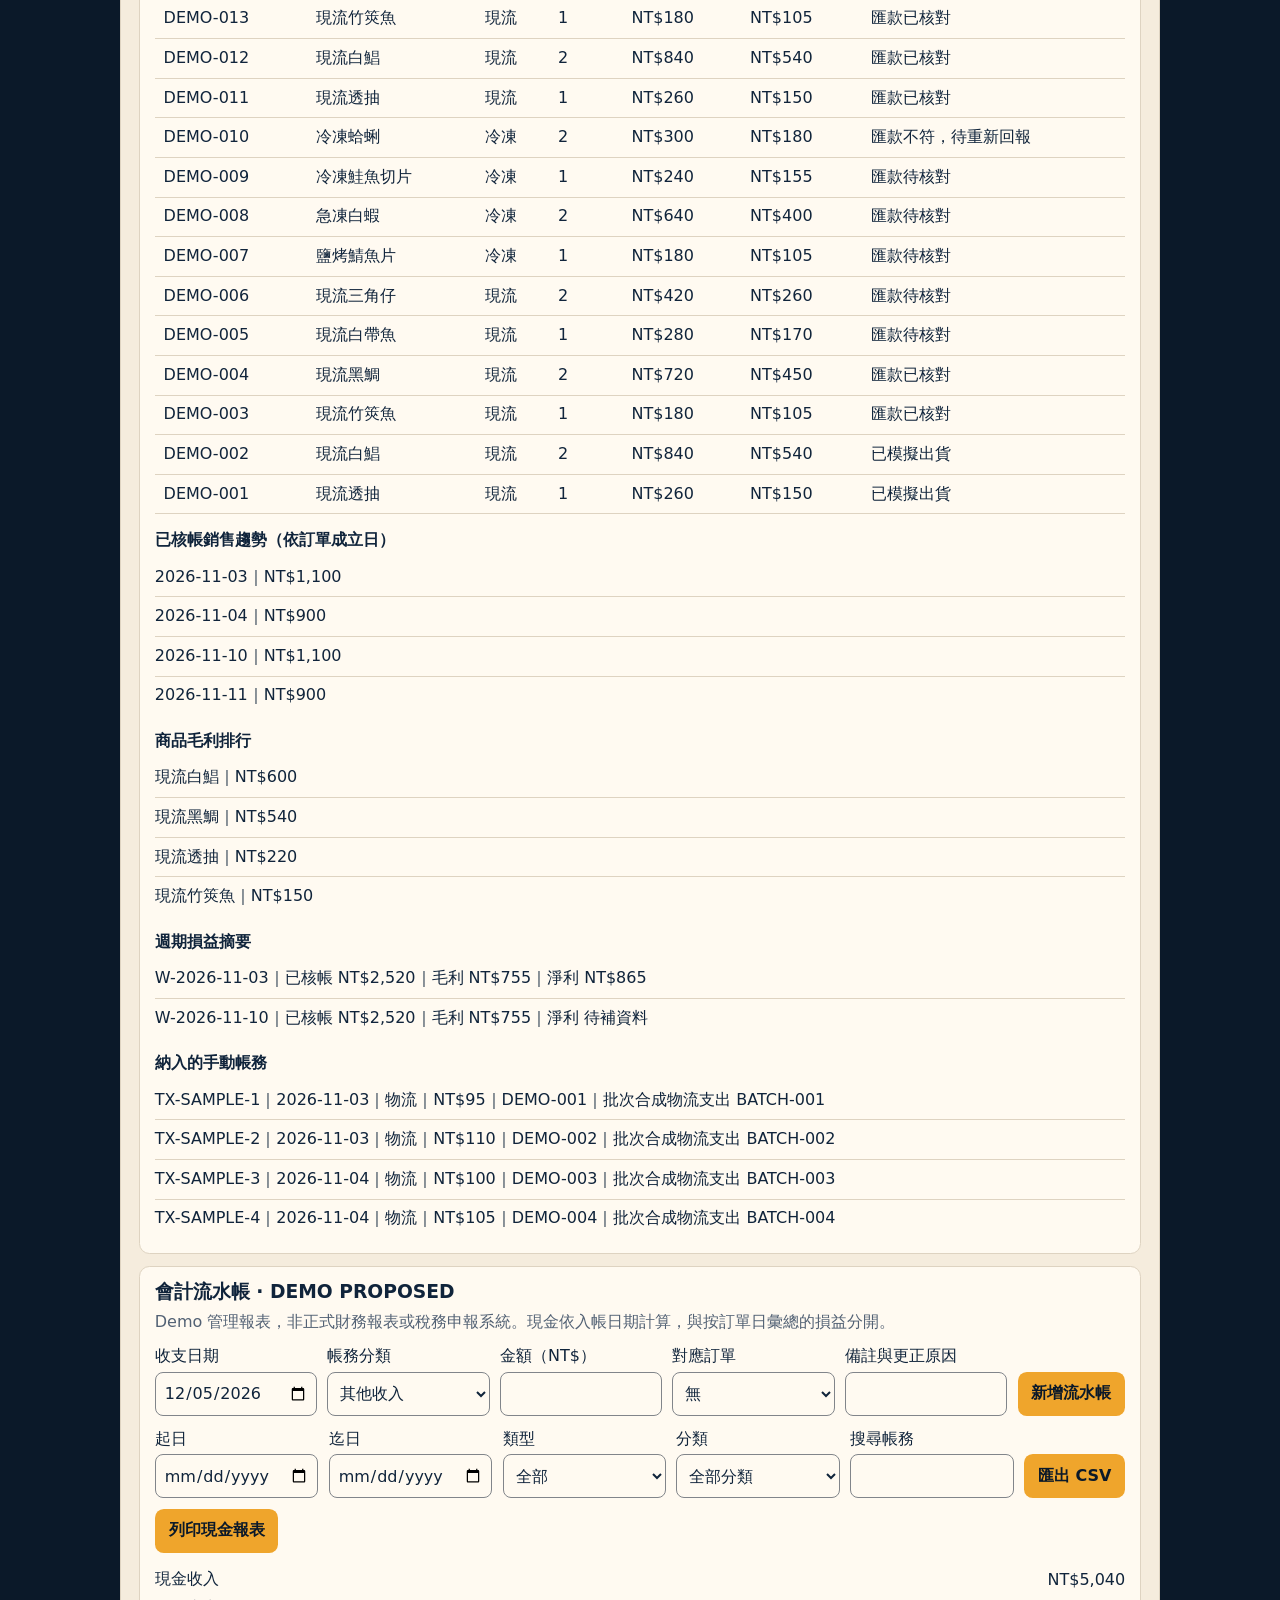
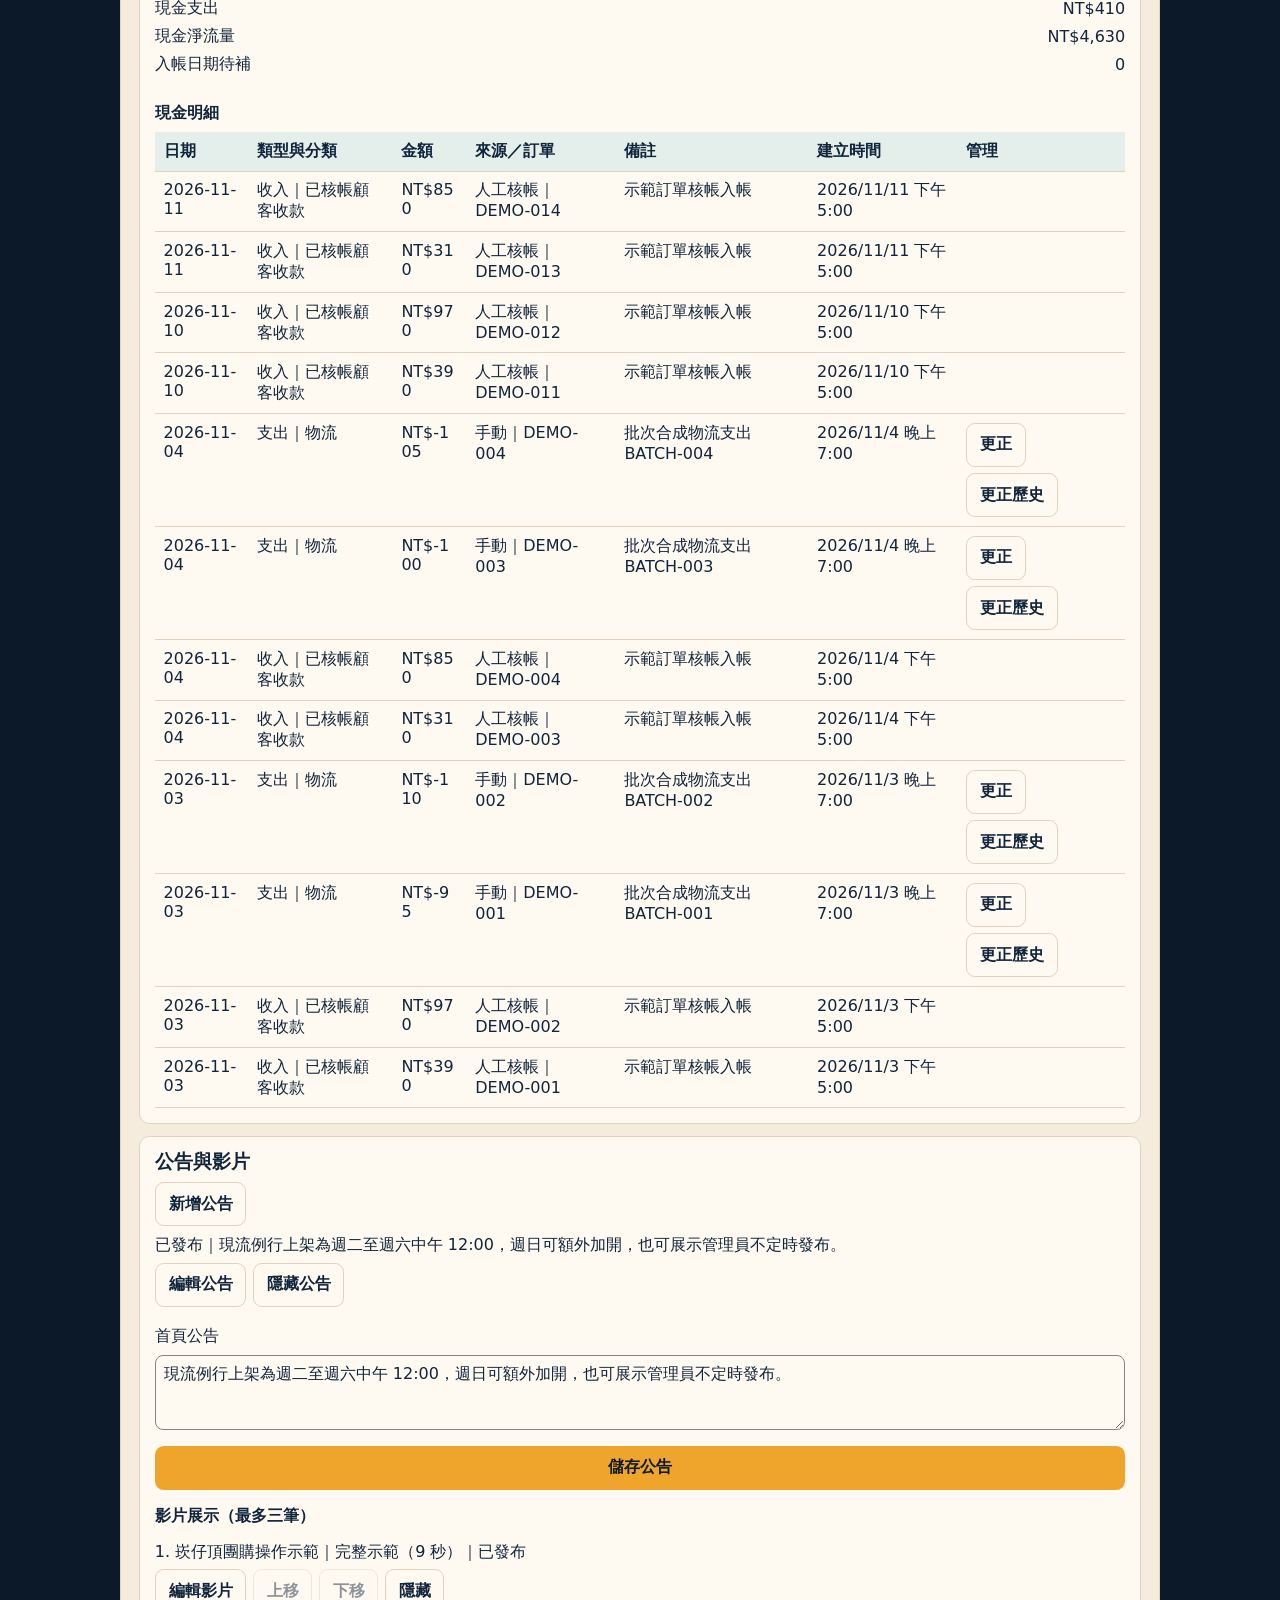
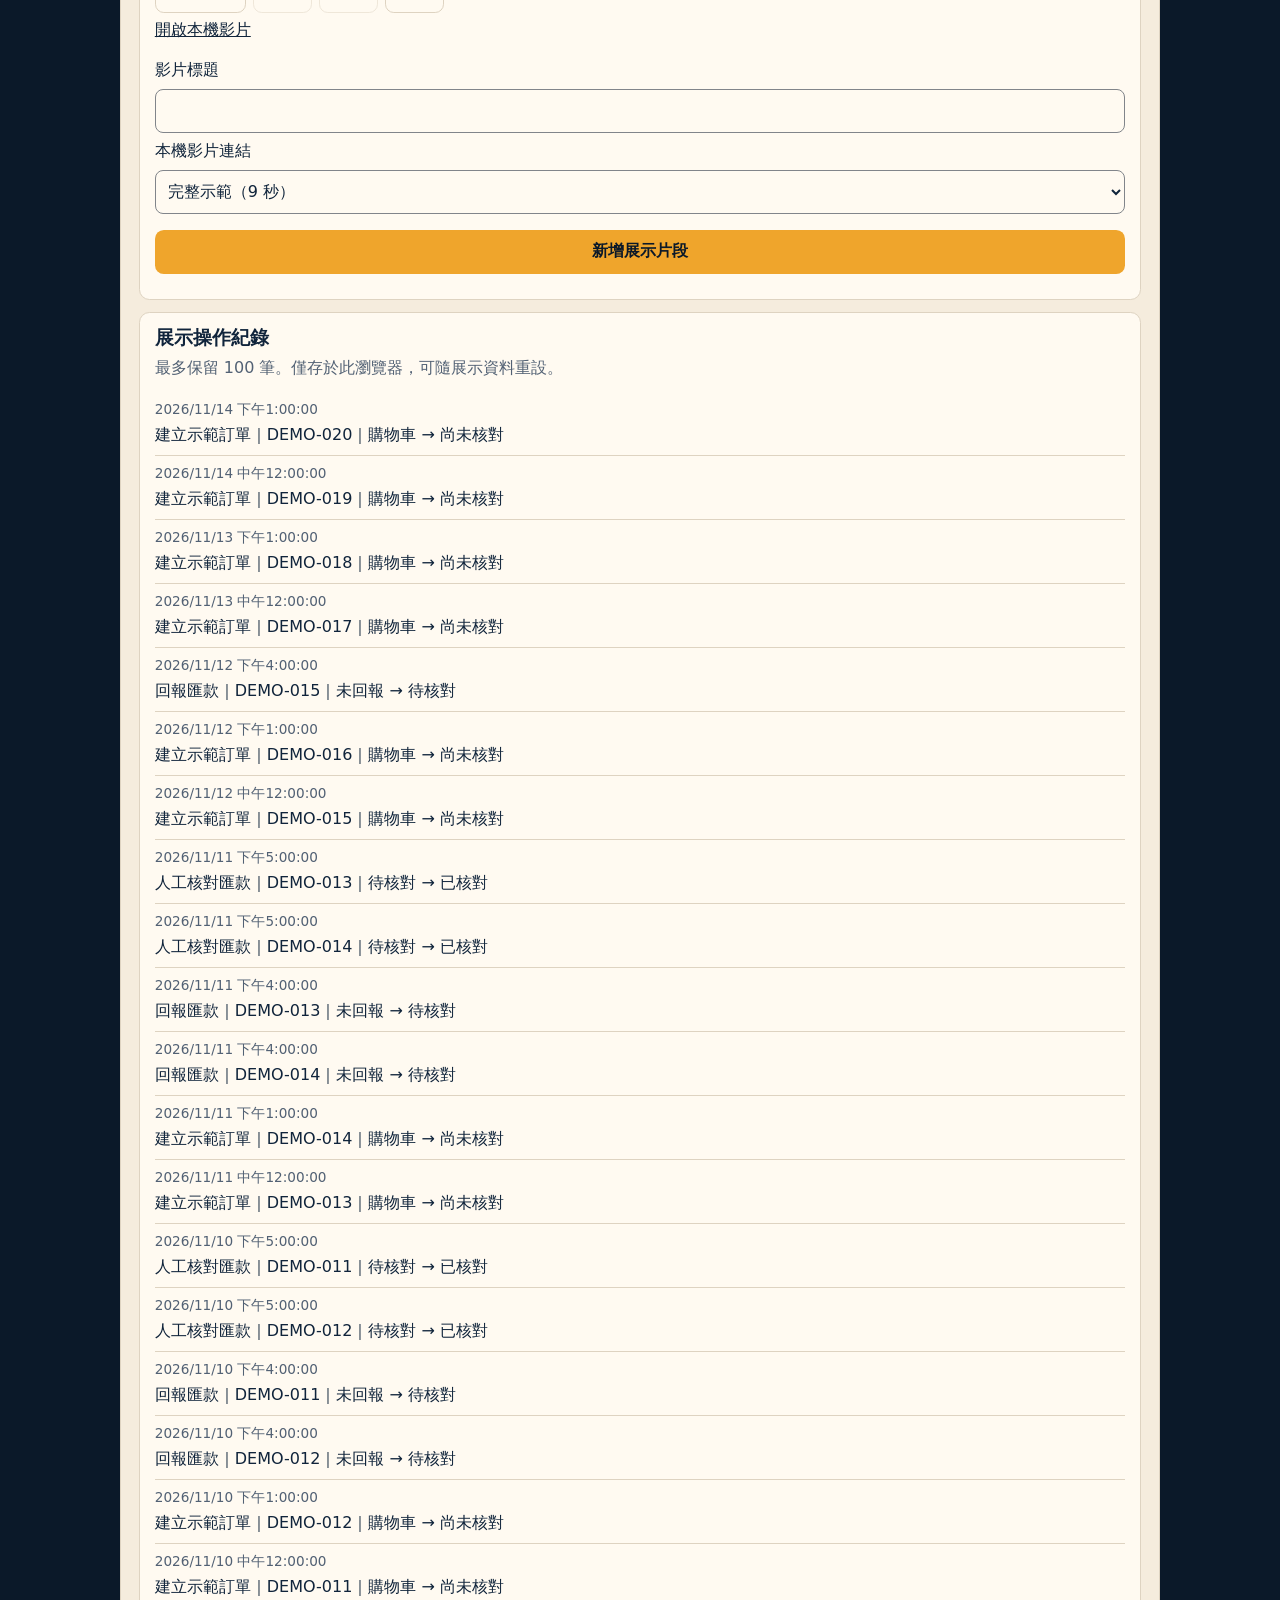
<file: admin.html>
<!doctype html>
<html lang="zh-Hant">
<head>
  <meta charset="utf-8">
  <meta http-equiv="Content-Security-Policy" content="default-src 'none'; script-src 'self'; style-src 'self'; img-src 'self' data:; media-src 'self'; connect-src 'none'; form-action 'none'; base-uri 'none'; object-src 'none'; worker-src 'none'">
  <meta name="viewport" content="width=device-width, initial-scale=1">
  <meta name="description" content="崁仔頂小商人後台營運中心展示。">
  <title>後台營運中心｜崁仔頂小商人 Demo</title>
  <link rel="icon" href="./favicon.svg" type="image/svg+xml">
  <link rel="stylesheet" href="./styles.css">
  <script src="./rules.js" defer></script>
  <script src="./fixtures.js" defer></script>
  <script src="./operations.js" defer></script>
  <script src="./demo-state.js" defer></script>
  <script src="./admin-operations.js" defer></script>
  <script src="./admin.js" defer></script>
</head>
<body>
  <main class="panel admin" id="admin" aria-labelledby="admin-title">
    <div class="dialog-header">
      <h1 id="admin-title" tabindex="-1">後台營運中心 V1.1</h1>
    </div>
    <p><strong>DEMO 展示環境，所有訂單及付款均為模擬，不接受真實交易</strong></p>
    <p class="muted">展示後台可公開開啟。所有操作只影響目前瀏覽器的合成資料。</p>
    <p><a href="./index.html" class="button-link secondary">返回展示首頁</a> <button type="button" id="reset-demo">重設展示資料</button></p>
    <div class="scenario-controls admin-scenario">
      <label for="admin-scenario">展示情境</label>
      <select id="admin-scenario" aria-describedby="admin-scenario-status">
        <option value="open">開賣中</option><option value="settlement">結算暫停接單</option><option value="soldout">現流售罄</option><option value="free">免運達標</option>
      </select>
      <p id="admin-scenario-status" role="status"></p>
    </div>
    <nav class="operations-nav" aria-label="營運管理中心">
      <a href="#overview">營運總覽</a><a href="#members">會員管理</a><a href="#catalog">商品庫存</a><a href="#orders">訂單管理</a>
      <a href="#payments">付款核帳</a><a href="#shipping">出貨單管理</a><a href="#profit">損益分析</a>
      <a href="#accounting">會計流水帳</a><a href="#publishing">公告影片</a><a href="#activity">操作紀錄</a>
    </nav>
    <fieldset class="ops-filters screen-only">
      <legend>總覽與訂單篩選</legend>
      <label>起日<input id="ops-from" type="date"></label><label>迄日<input id="ops-to" type="date"></label>
      <label>週期（weekly_cycle_id）<select id="ops-cycle"><option value="">全部週期</option></select></label>
      <button type="button" class="secondary" id="ops-reset-filters">清除篩選</button>
    </fieldset>
    <p id="ops-filter-message" role="status"></p>
    <div class="admin-grid" id="admin-grid">
      <section class="admin-section ops-overview" id="overview" aria-labelledby="admin-summary-title">
        <h3 id="admin-summary-title">營運總覽</h3>
        <p class="muted">繳款、核對與出貨均為模擬。收入與損益口徑為 DEMO PROPOSED。</p>
        <dl id="admin-summary" class="totals"></dl>
        <h4>庫存警示（剩餘 2 份以下）</h4><ul id="ops-low-stock" class="admin-list"></ul>
        <h4>最近操作</h4><ul id="ops-recent" class="admin-list"></ul>
      </section>
      <section class="admin-section ops-wide" id="members" aria-labelledby="member-title">
        <h3 id="member-title">會員管理</h3>
        <p class="muted">展示資料。購買次數計入已核帳訂單，累積消費以已核帳含運金額扣除已登記退款。</p>
        <div class="ops-filters"><label>搜尋名稱、會員編號、Email 或手機後四碼
          <input id="member-search" type="search"></label></div>
        <p id="member-count" role="status"></p>
        <div class="table-scroll" tabindex="0" aria-label="會員列表">
          <table class="ops-table"><thead><tr><th>會員</th><th>Email</th><th>手機遮罩</th><th>購買次數</th><th>累積消費</th><th>操作</th></tr></thead>
          <tbody id="member-list"></tbody></table>
        </div>
      </section>
      <section class="admin-section admin-catalog" id="catalog" aria-labelledby="admin-stock-title">
        <div class="dialog-header">
          <h2 id="admin-stock-title">商品管理</h2>
          <button type="button" id="new-product">新增商品</button>
        </div>
        <p class="muted">首頁現流最多展示兩款，可售品項優先。圖片請使用合成商品素材。</p>
        <div class="catalog-filters">
          <label>分類<select id="product-filter"><option value="all">全部商品</option><option value="fresh">現流</option><option value="frozen">冷凍</option></select></label>
          <label>狀態<select id="product-status-filter"><option value="all">全部狀態</option><option value="active">已上架</option><option value="draft">草稿</option><option value="paused">已下架</option><option value="stopped">停售</option><option value="soldout">售罄</option></select></label>
        </div>
        <ul id="admin-stock" class="admin-list"></ul>
        <h4>庫存異動</h4>
        <ul id="admin-stock-log" class="admin-list"></ul>
      </section>
      <section class="admin-section ops-wide" id="orders" aria-labelledby="admin-orders-title">
        <h3 id="admin-orders-title">訂單管理</h3>
        <div class="checkout-actions">
          <label for="admin-order-search">搜尋訂單編號、顧客、手機遮罩、商品或批次</label>
          <input id="admin-order-search" type="search">
          <label for="admin-order-filter">訂單狀態</label>
          <select id="admin-order-filter">
            <option value="all">全部</option><option value="unpaid">未付款</option><option value="pending">待核對</option><option value="paid">已付款（未分配）</option><option value="shipping">出貨中</option><option value="shipped">已出貨</option><option value="cancelled">已取消</option><option value="blocked">異常</option>
          </select>
        </div>
        <p><a href="#shipping">前往出貨單管理並選擇批次</a></p>
        <ul id="admin-orders" class="admin-list"></ul>
      </section>
      <section class="admin-section ops-payments" id="payments" aria-labelledby="admin-remittance-title">
        <h3 id="admin-remittance-title">匯款核對</h3>
        <p class="muted">只比對合成入帳紀錄。客人提交表單後會先進入待核對。</p>
        <ul id="admin-remittances" class="admin-list"></ul>
      </section>
      <section class="admin-section ops-notifications" aria-labelledby="admin-notifications-title">
        <h3 id="admin-notifications-title">模擬寄件匣</h3>
        <ul id="admin-notifications" class="admin-list"></ul>
      </section>
      <section class="admin-section ops-wide" id="shipping" aria-labelledby="batch-title">
        <h3 id="batch-title">出貨單與批次管理</h3>
        <form id="batch-form" class="checkout-actions">
          <label for="batch-select">訂單分配目標批次</label>
          <select id="batch-select"></select>
          <label for="batch-note">新增批次備註（選填）</label><input id="batch-note" maxlength="120">
          <button type="submit">建立新批次</button>
        </form>
        <p><a href="#orders">到訂單列表分配整張訂單</a></p>
        <div class="ops-filters">
          <label>批次編號或備註<input type="search" id="batch-search"></label>
          <label>批次狀態<select id="batch-filter"><option value="">全部狀態</option><option value="picking">待揀貨</option><option value="picked">已揀貨</option><option value="ready">待寄件</option><option value="sent">已寄件</option><option value="complete">已完成</option><option value="exception">異常</option></select></label>
        </div>
        <ul id="admin-batches" class="admin-list" aria-label="出貨批次清單"></ul>
      </section>
      <section class="admin-section ops-wide" id="profit" aria-labelledby="admin-profit-title">
        <h3 id="admin-profit-title">損益分析 · DEMO PROPOSED</h3>
        <p class="muted">依訂單成立日及週期彙總。商品收入採已人工核帳口徑。進貨現金支出列入流水帳，商品成本採下單快照。選擇分類或商品時只比較商品，整單運費與費用須回到訂單層級查看。</p>
        <div class="ops-filters screen-only">
          <label>分類<select id="profit-type"><option value="">全部分類</option><option value="fresh">現流</option><option value="frozen">冷凍</option></select></label>
          <label>商品<select id="profit-product"><option value="">全部商品</option></select></label>
          <label>訂單<select id="profit-order"><option value="">全部訂單</option></select></label>
          <button type="button" id="print-profit">列印損益報表</button>
        </div>
        <dl id="admin-profit" class="totals"></dl>
        <p class="ops-warning" id="profit-warning"></p>
        <div class="table-scroll" tabindex="0" aria-label="損益明細">
          <table class="ops-table"><caption>商品損益明細</caption><thead><tr><th>訂單</th><th>商品</th><th>分類</th><th>數量</th><th>銷售額</th><th>商品成本</th><th>付款</th></tr></thead><tbody id="profit-lines"></tbody></table>
        </div>
        <h4>已核帳銷售趨勢（依訂單成立日）</h4><ul id="profit-trend" class="admin-list"></ul>
        <h4>商品毛利排行</h4><ul id="profit-ranking" class="admin-list"></ul>
        <h4>週期損益摘要</h4><ul id="profit-cycles" class="admin-list"></ul>
        <h4>納入的手動帳務</h4><ul id="profit-records" class="admin-list"></ul>
      </section>
      <section class="admin-section ops-wide" id="accounting" aria-labelledby="ledger-title">
        <h3 id="ledger-title">會計流水帳 · DEMO PROPOSED</h3>
        <p class="muted">Demo 管理報表，非正式財務報表或稅務申報系統。現金依入帳日期計算，與按訂單日彙總的損益分開。</p>
        <form id="ledger-form" class="ops-filters screen-only">
          <label>收支日期<input id="ledger-date" type="date" required></label>
          <label>帳務分類<select id="ledger-category" required></select></label>
          <label>金額（NT$）<input id="ledger-amount" type="number" min="0" max="999999999" step="1" required></label>
          <label>對應訂單<select id="ledger-order"><option value="">無</option></select></label>
          <label>備註與更正原因<input id="ledger-note" maxlength="160" required></label>
          <button type="submit" id="ledger-save">新增流水帳</button>
          <button type="button" class="secondary" id="ledger-cancel" hidden>取消更正</button>
        </form>
        <p id="ledger-status" role="status"></p>
        <div class="ops-filters screen-only">
          <label>起日<input id="ledger-from" type="date"></label><label>迄日<input id="ledger-to" type="date"></label>
          <label>類型<select id="ledger-direction"><option value="">全部</option><option value="in">收入</option><option value="out">支出</option></select></label>
          <label>分類<select id="ledger-filter-category"><option value="">全部分類</option><option value="receipt">已核帳收款</option></select></label>
          <label>搜尋帳務<input id="ledger-query" type="search"></label>
          <button type="button" id="ledger-export">匯出 CSV</button><button type="button" id="print-ledger">列印現金報表</button>
        </div>
        <dl id="ledger-summary" class="totals"></dl>
        <div class="table-scroll" tabindex="0" aria-label="會計流水帳">
          <table class="ops-table"><caption>現金明細</caption><thead><tr><th>日期</th><th>類型與分類</th><th>金額</th><th>來源／訂單</th><th>備註</th><th>建立時間</th><th class="screen-only">管理</th></tr></thead><tbody id="ledger-rows"></tbody></table>
        </div>
      </section>
      <section class="admin-section ops-publishing" id="publishing" aria-labelledby="admin-content-title">
        <h3 id="admin-content-title">公告與影片</h3>
        <div class="admin-actions"><button type="button" id="new-announcement" class="secondary">新增公告</button></div>
        <ul id="admin-announcements" class="admin-list" aria-label="公告列表"></ul>
        <form class="checkout-actions" id="announcement-form">
          <label for="admin-announcement">首頁公告</label>
          <textarea id="admin-announcement" maxlength="240" rows="3" required></textarea>
          <button type="submit">儲存公告</button>
        </form>
        <h4>影片展示（最多三筆）</h4>
        <ul id="admin-videos" class="admin-list"></ul>
        <form class="checkout-actions" id="video-form">
          <label for="video-name">影片標題</label>
          <input id="video-name" maxlength="60" required>
          <label for="video-asset">本機影片連結</label>
          <select id="video-asset"></select>
          <button type="submit" id="save-video">新增展示片段</button>
          <button type="button" class="secondary" id="cancel-video-edit" hidden>取消編輯</button>
        </form>
      </section>
      <section class="admin-section ops-wide" id="activity" aria-labelledby="admin-operations-title">
        <h3 id="admin-operations-title">展示操作紀錄</h3>
        <p class="muted">最多保留 100 筆。僅存於此瀏覽器，可隨展示資料重設。</p>
        <ul id="admin-operations" class="admin-list"></ul>
      </section>
    </div>
    <p id="admin-status" role="status"></p>
  </main>
  <dialog class="panel product-editor" id="member-detail" aria-labelledby="member-detail-title">
    <div class="dialog-header"><h2 id="member-detail-title">會員詳情</h2><button type="button" class="secondary" id="close-member-detail">關閉</button></div>
    <dl id="member-detail-metrics" class="totals"></dl>
    <h3>歷史訂單</h3><ul id="member-orders" class="admin-list"></ul>
  </dialog>
  <dialog class="panel product-editor" id="order-detail" aria-labelledby="order-detail-title">
    <div class="dialog-header"><h2 id="order-detail-title">示範訂單詳情</h2><button type="button" class="secondary" id="close-order-detail">關閉</button></div>
    <dl id="order-detail-metrics" class="totals"></dl>
    <ul id="order-detail-items" class="admin-list"></ul>
    <h3>收件資料</h3><p id="order-recipient-lock"></p>
    <form id="order-recipient-form" class="ops-filters">
      <p>請只填虛構收件資料。</p>
      <label>收件姓名<input id="order-recipient-name" maxlength="40" required></label>
      <label>手機<input id="order-recipient-phone" type="tel" pattern="[0-9]{10}" maxlength="10" required></label>
      <label>7-11 門市<input id="order-recipient-seven" maxlength="60" required></label>
      <label>7-11 門市代碼<input id="order-recipient-sevenCode" inputmode="numeric" pattern="[0-9]{3,8}"></label>
      <label>全家門市<input id="order-recipient-family" maxlength="60" required></label>
      <label>全家門市代碼<input id="order-recipient-familyCode" inputmode="numeric" pattern="[0-9]{3,8}"></label>
      <button type="submit">儲存示範收件資料</button>
    </form>
    <p id="order-detail-status" role="status"></p>
    <form id="order-cancel-form" class="checkout-actions">
      <label>取消原因（不調整庫存或週累積）<input id="order-cancel-reason" maxlength="120" required></label>
      <button type="submit" class="secondary">取消未付款訂單</button>
    </form>
    <h3>狀態歷史</h3><ul id="order-history" class="admin-list"></ul>
  </dialog>
  <dialog class="panel product-editor" id="product-editor" aria-labelledby="product-editor-title">
    <div class="dialog-header">
      <h2 id="product-editor-title">商品資料</h2>
      <button type="button" class="secondary" id="close-product-editor">關閉</button>
    </div>
    <form id="product-form" class="checkout-actions">
      <label for="product-name">商品名稱</label>
      <input id="product-name" required maxlength="60">
      <label for="product-type">商品分類</label>
      <select id="product-type"><option value="fresh">現流</option><option value="frozen">冷凍</option></select>
      <div id="product-release-field" class="checkout-actions">
        <label for="product-release">現流發布方式</label>
        <select id="product-release"><option value="daily">例行上架</option><option value="extra">週日加開</option><option value="manual">不定時發布</option></select>
      </div>
      <label for="product-weight">規格</label>
      <input id="product-weight" required maxlength="80" placeholder="例如 300 g／份">
      <label for="product-description">商品說明</label>
      <textarea id="product-description" maxlength="400" rows="3"></textarea>
      <label for="product-price">售價（NT$）</label>
      <input id="product-price" type="number" required min="1" max="999999" step="1">
      <label for="product-cost">單位成本（NT$，選填）</label>
      <input id="product-cost" type="number" min="0" max="999999" step="1">
      <div id="product-list-price-field" class="checkout-actions" hidden>
        <label for="product-list-price">冷凍原價（NT$，選填）</label>
        <input id="product-list-price" type="number" min="1" max="999999" step="1">
      </div>
      <label for="product-stock">目前庫存（份）</label>
      <input id="product-stock" type="number" required min="0" max="9999" step="1">
      <label for="product-image">商品圖片（PNG、JPEG 或 WebP，最多 256 KB）</label>
      <input id="product-image" type="file" accept="image/png,image/jpeg,image/webp">
      <img id="product-preview" class="product-preview" alt="商品圖片預覽" hidden>
      <button type="button" id="remove-product-image" class="secondary" hidden>移除圖片</button>
      <p id="product-error" class="field-error" role="alert" hidden></p>
      <button type="submit" id="save-product">儲存商品</button>
    </form>
  </dialog>
  <dialog class="panel product-editor" id="email-preview" aria-labelledby="email-preview-title">
    <div class="dialog-header">
      <h2 id="email-preview-title">模擬信件預覽</h2>
      <button type="button" class="secondary" id="close-email-preview">關閉</button>
    </div>
    <p>收件者 <strong id="email-preview-recipient"></strong></p>
    <p>主旨 <strong id="email-preview-subject"></strong></p>
    <p id="email-preview-body"></p>
    <ul id="email-preview-items" class="admin-list" aria-label="信件訂單品項"></ul>
    <dl id="email-preview-totals" class="totals"></dl>
    <a class="button-link" id="email-preview-link" target="_blank" rel="noopener">開啟匯款與收件回填表單</a>
    <p class="muted">本信件僅在 Demo 預覽，沒有實際寄出。</p>
  </dialog>
  <dialog class="panel product-editor" id="shipping-preview" aria-labelledby="shipping-preview-title">
    <div class="dialog-header">
      <h2 id="shipping-preview-title">示範出貨單</h2>
      <button type="button" class="secondary screen-only" id="close-shipping-preview">關閉</button>
    </div>
    <p id="shipping-order-id"></p>
    <p id="shipping-recipient"></p>
    <ul id="shipping-items"></ul>
    <p class="muted">本單只含合成資料，供展示列印。</p>
    <button type="button" class="screen-only" id="print-order-sheet">列印出貨單</button>
  </dialog>
  <dialog class="panel product-editor" id="batch-exception-dialog" aria-labelledby="batch-exception-title">
    <h2 id="batch-exception-title">批次異常</h2>
    <form id="batch-exception-form" class="checkout-actions">
      <label>異常或解除原因<textarea id="batch-exception-note" maxlength="160" required></textarea></label>
      <button type="submit">儲存異常狀態</button><button type="button" class="secondary" id="close-batch-exception">關閉</button>
    </form>
  </dialog>
  <dialog class="panel product-editor" id="ledger-history-dialog" aria-labelledby="ledger-history-title">
    <div class="dialog-header"><h2 id="ledger-history-title">流水帳更正歷史</h2><button type="button" class="secondary" id="close-ledger-history">關閉</button></div>
    <ul id="ledger-history" class="admin-list"></ul>
  </dialog>
</body>
</html>
</file>
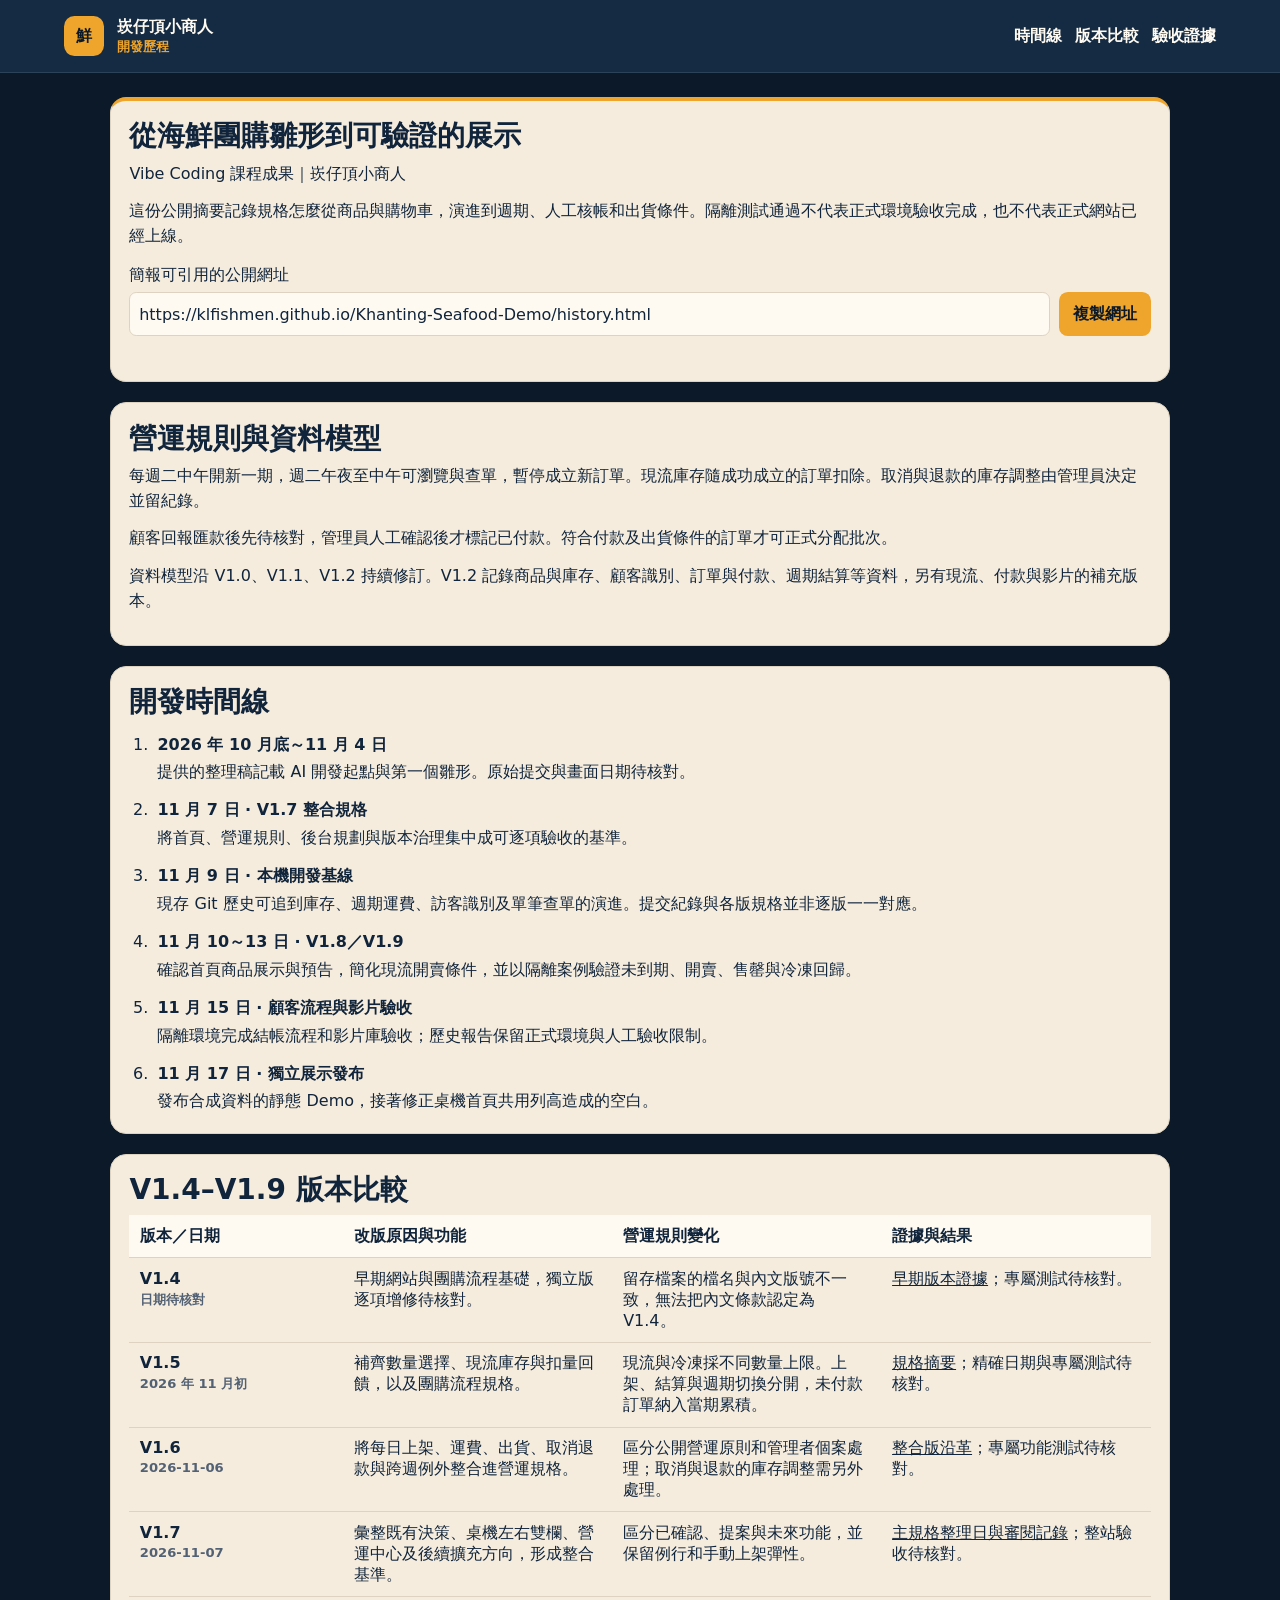
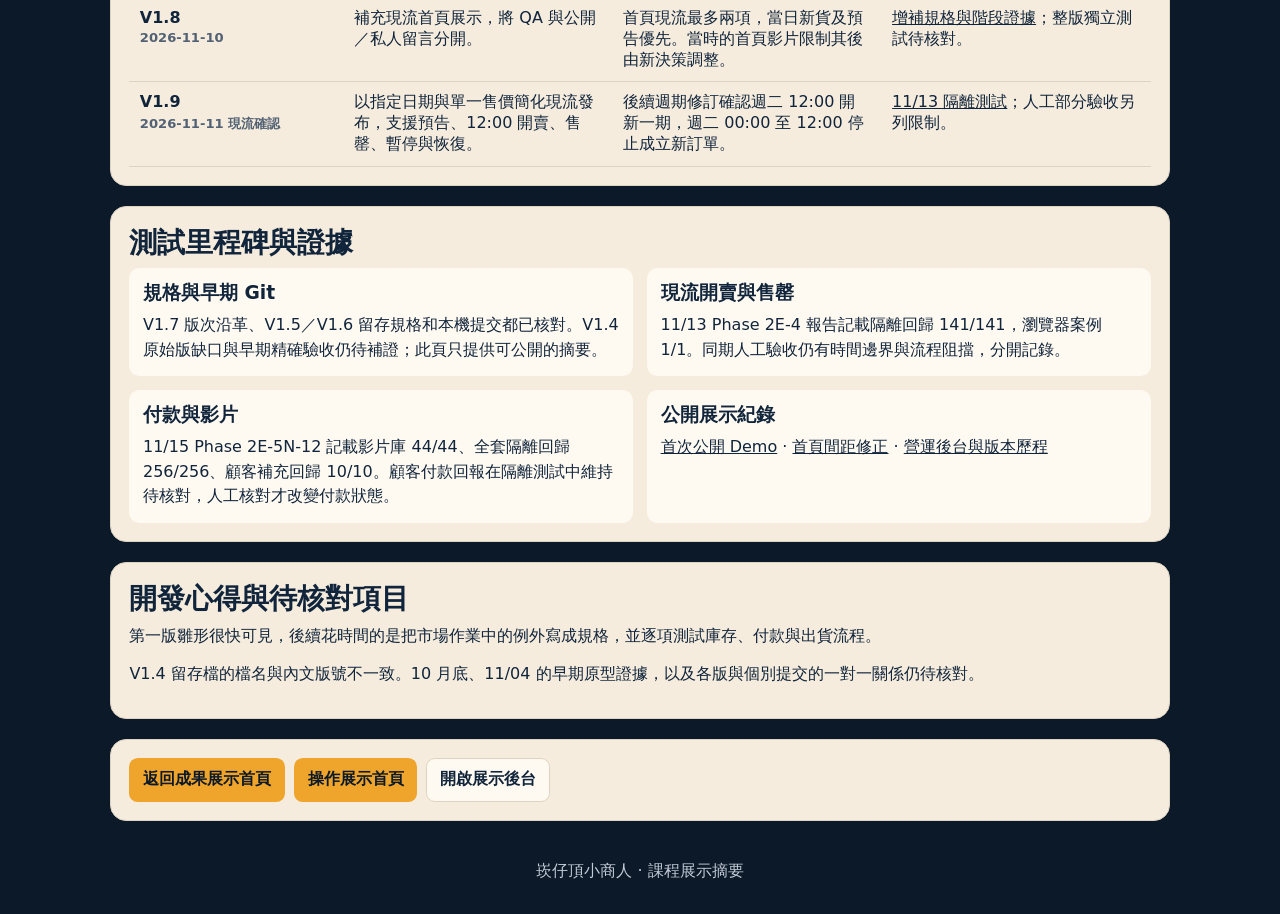
<file: history.html>
<!doctype html>
<html lang="zh-Hant">
<head>
  <meta charset="utf-8">
  <meta name="viewport" content="width=device-width, initial-scale=1">
  <meta http-equiv="Content-Security-Policy" content="default-src 'none'; script-src 'self'; style-src 'self'; img-src 'self'; connect-src 'none'; form-action 'none'; base-uri 'none'; object-src 'none'; worker-src 'none'">
  <meta name="description" content="崁仔頂小商人 Vibe Coding 課程展示：規格演進、測試里程碑與公開 Demo。">
  <title>開發歷程｜崁仔頂小商人 Demo</title>
  <link rel="icon" href="./favicon.svg" type="image/svg+xml">
  <link rel="stylesheet" href="./styles.css">
  <script src="./history.js" defer></script>
</head>
<body>
  <header class="site-header">
    <a class="brand" href="./"><span class="brand-mark" aria-hidden="true">鮮</span><span>崁仔頂小商人<small>開發歷程</small></span></a>
    <nav aria-label="歷程導覽"><a href="#timeline">時間線</a><a href="#versions">版本比較</a><a href="#milestones">驗收證據</a></nav>
  </header>
  <main class="history">
    <section class="panel history-intro" aria-labelledby="history-title">
      <h1 id="history-title">從海鮮團購雛形到可驗證的展示</h1>
      <p>Vibe Coding 課程成果｜崁仔頂小商人</p>
      <p>這份公開摘要記錄規格怎麼從商品與購物車，演進到週期、人工核帳和出貨條件。隔離測試通過不代表正式環境驗收完成，也不代表正式網站已經上線。</p>
      <div class="history-copy">
        <label for="history-url">簡報可引用的公開網址</label>
        <div><input id="history-url" type="url" readonly value="https://klfishmen.github.io/Khanting-Seafood-Demo/history.html"><button type="button" id="copy-history">複製網址</button></div>
        <p id="history-copy-status" role="status"></p>
      </div>
    </section>
    <section class="panel" aria-labelledby="models-title">
      <h2 id="models-title">營運規則與資料模型</h2>
      <p>每週二中午開新一期，週二午夜至中午可瀏覽與查單，暫停成立新訂單。現流庫存隨成功成立的訂單扣除。取消與退款的庫存調整由管理員決定並留紀錄。</p>
      <p>顧客回報匯款後先待核對，管理員人工確認後才標記已付款。符合付款及出貨條件的訂單才可正式分配批次。</p>
      <p>資料模型沿 V1.0、V1.1、V1.2 持續修訂。V1.2 記錄商品與庫存、顧客識別、訂單與付款、週期結算等資料，另有現流、付款與影片的補充版本。</p>
    </section>
    <section class="panel" id="timeline" aria-labelledby="timeline-title">
      <h2 id="timeline-title">開發時間線</h2>
      <ol class="timeline">
        <li><strong>2026 年 10 月底～11 月 4 日</strong><p>提供的整理稿記載 AI 開發起點與第一個雛形。原始提交與畫面日期待核對。</p></li>
        <li><strong>11 月 7 日 · V1.7 整合規格</strong><p>將首頁、營運規則、後台規劃與版本治理集中成可逐項驗收的基準。</p></li>
        <li><strong>11 月 9 日 · 本機開發基線</strong><p>現存 Git 歷史可追到庫存、週期運費、訪客識別及單筆查單的演進。提交紀錄與各版規格並非逐版一一對應。</p></li>
        <li><strong>11 月 10～13 日 · V1.8／V1.9</strong><p>確認首頁商品展示與預告，簡化現流開賣條件，並以隔離案例驗證未到期、開賣、售罄與冷凍回歸。</p></li>
        <li><strong>11 月 15 日 · 顧客流程與影片驗收</strong><p>隔離環境完成結帳流程和影片庫驗收；歷史報告保留正式環境與人工驗收限制。</p></li>
        <li><strong>11 月 17 日 · 獨立展示發布</strong><p>發布合成資料的靜態 Demo，接著修正桌機首頁共用列高造成的空白。</p></li>
      </ol>
    </section>
    <section class="panel" id="versions" aria-labelledby="versions-title">
      <h2 id="versions-title">V1.4–V1.9 版本比較</h2>
      <table class="history-table">
        <thead><tr><th scope="col">版本／日期</th><th scope="col">改版原因與功能</th><th scope="col">營運規則變化</th><th scope="col">證據與結果</th></tr></thead>
        <tbody>
          <tr><th scope="row">V1.4 <span>日期待核對</span></th><td data-label="功能">早期網站與團購流程基礎，獨立版逐項增修待核對。</td><td data-label="規則">留存檔案的檔名與內文版號不一致，無法把內文條款認定為 V1.4。</td><td data-label="證據"><a href="#early-evidence">早期版本證據</a>；專屬測試待核對。</td></tr>
          <tr><th scope="row">V1.5 <span>2026 年 11 月初</span></th><td data-label="功能">補齊數量選擇、現流庫存與扣量回饋，以及團購流程規格。</td><td data-label="規則">現流與冷凍採不同數量上限。上架、結算與週期切換分開，未付款訂單納入當期累積。</td><td data-label="證據"><a href="#early-evidence">規格摘要</a>；精確日期與專屬測試待核對。</td></tr>
          <tr><th scope="row">V1.6 <span>2026-11-06</span></th><td data-label="功能">將每日上架、運費、出貨、取消退款與跨週例外整合進營運規格。</td><td data-label="規則">區分公開營運原則和管理者個案處理；取消與退款的庫存調整需另外處理。</td><td data-label="證據"><a href="#early-evidence">整合版沿革</a>；專屬功能測試待核對。</td></tr>
          <tr><th scope="row">V1.7 <span>2026-11-07</span></th><td data-label="功能">彙整既有決策、桌機左右雙欄、營運中心及後續擴充方向，形成整合基準。</td><td data-label="規則">區分已確認、提案與未來功能，並保留例行和手動上架彈性。</td><td data-label="證據"><a href="#early-evidence">主規格整理日與審閱記錄</a>；整站驗收待核對。</td></tr>
          <tr><th scope="row">V1.8 <span>2026-11-10</span></th><td data-label="功能">補充現流首頁展示，將 QA 與公開／私人留言分開。</td><td data-label="規則">首頁現流最多兩項，當日新貨及預告優先。當時的首頁影片限制其後由新決策調整。</td><td data-label="證據"><a href="#fresh-evidence">增補規格與階段證據</a>；整版獨立測試待核對。</td></tr>
          <tr><th scope="row">V1.9 <span>2026-11-11 現流確認</span></th><td data-label="功能">以指定日期與單一售價簡化現流發布，支援預告、12:00 開賣、售罄、暫停與恢復。</td><td data-label="規則">後續週期修訂確認週二 12:00 開新一期，週二 00:00 至 12:00 停止成立新訂單。</td><td data-label="證據"><a href="#fresh-evidence">11/13 隔離測試</a>；人工部分驗收另列限制。</td></tr>
        </tbody>
      </table>
    </section>
    <section class="panel" id="milestones" aria-labelledby="milestones-title">
      <h2 id="milestones-title">測試里程碑與證據</h2>
      <div class="history-evidence">
        <section id="early-evidence"><h3>規格與早期 Git</h3><p>V1.7 版次沿革、V1.5／V1.6 留存規格和本機提交都已核對。V1.4 原始版缺口與早期精確驗收仍待補證；此頁只提供可公開的摘要。</p></section>
        <section id="fresh-evidence"><h3>現流開賣與售罄</h3><p>11/13 Phase 2E-4 報告記載隔離回歸 141/141，瀏覽器案例 1/1。同期人工驗收仍有時間邊界與流程阻擋，分開記錄。</p></section>
        <section><h3>付款與影片</h3><p>11/15 Phase 2E-5N-12 記載影片庫 44/44、全套隔離回歸 256/256、顧客補充回歸 10/10。顧客付款回報在隔離測試中維持待核對，人工核對才改變付款狀態。</p></section>
        <section><h3>公開展示紀錄</h3><p><a href="https://github.com/klfishmen/Khanting-Seafood-Demo/commit/cb8550ac4952b32e60d080d501687028a754aa0c">首次公開 Demo</a> · <a href="https://github.com/klfishmen/Khanting-Seafood-Demo/commit/9f3fa7cb84874572ca722482e6749ce2c7319319">首頁間距修正</a> · <a href="https://github.com/klfishmen/Khanting-Seafood-Demo/commit/e4b7ced44e0e70f1d745bf8220a27dcfb57127d8">營運後台與版本歷程</a></p></section>
      </div>
    </section>
    <section class="panel" aria-labelledby="reflection-title">
      <h2 id="reflection-title">開發心得與待核對項目</h2>
      <p>第一版雛形很快可見，後續花時間的是把市場作業中的例外寫成規格，並逐項測試庫存、付款與出貨流程。</p>
      <p>V1.4 留存檔的檔名與內文版號不一致。10 月底、11/04 的早期原型證據，以及各版與個別提交的一對一關係仍待核對。</p>
    </section>
    <section class="panel history-actions" aria-label="返回展示">
      <a href="./presentation/" class="button-link">返回成果展示首頁</a>
      <a href="./" class="button-link">操作展示首頁</a>
      <a href="./admin.html" class="button-link secondary">開啟展示後台</a>
    </section>
  </main>
  <footer>崁仔頂小商人 · 課程展示摘要</footer>
</body>
</html>
</file>
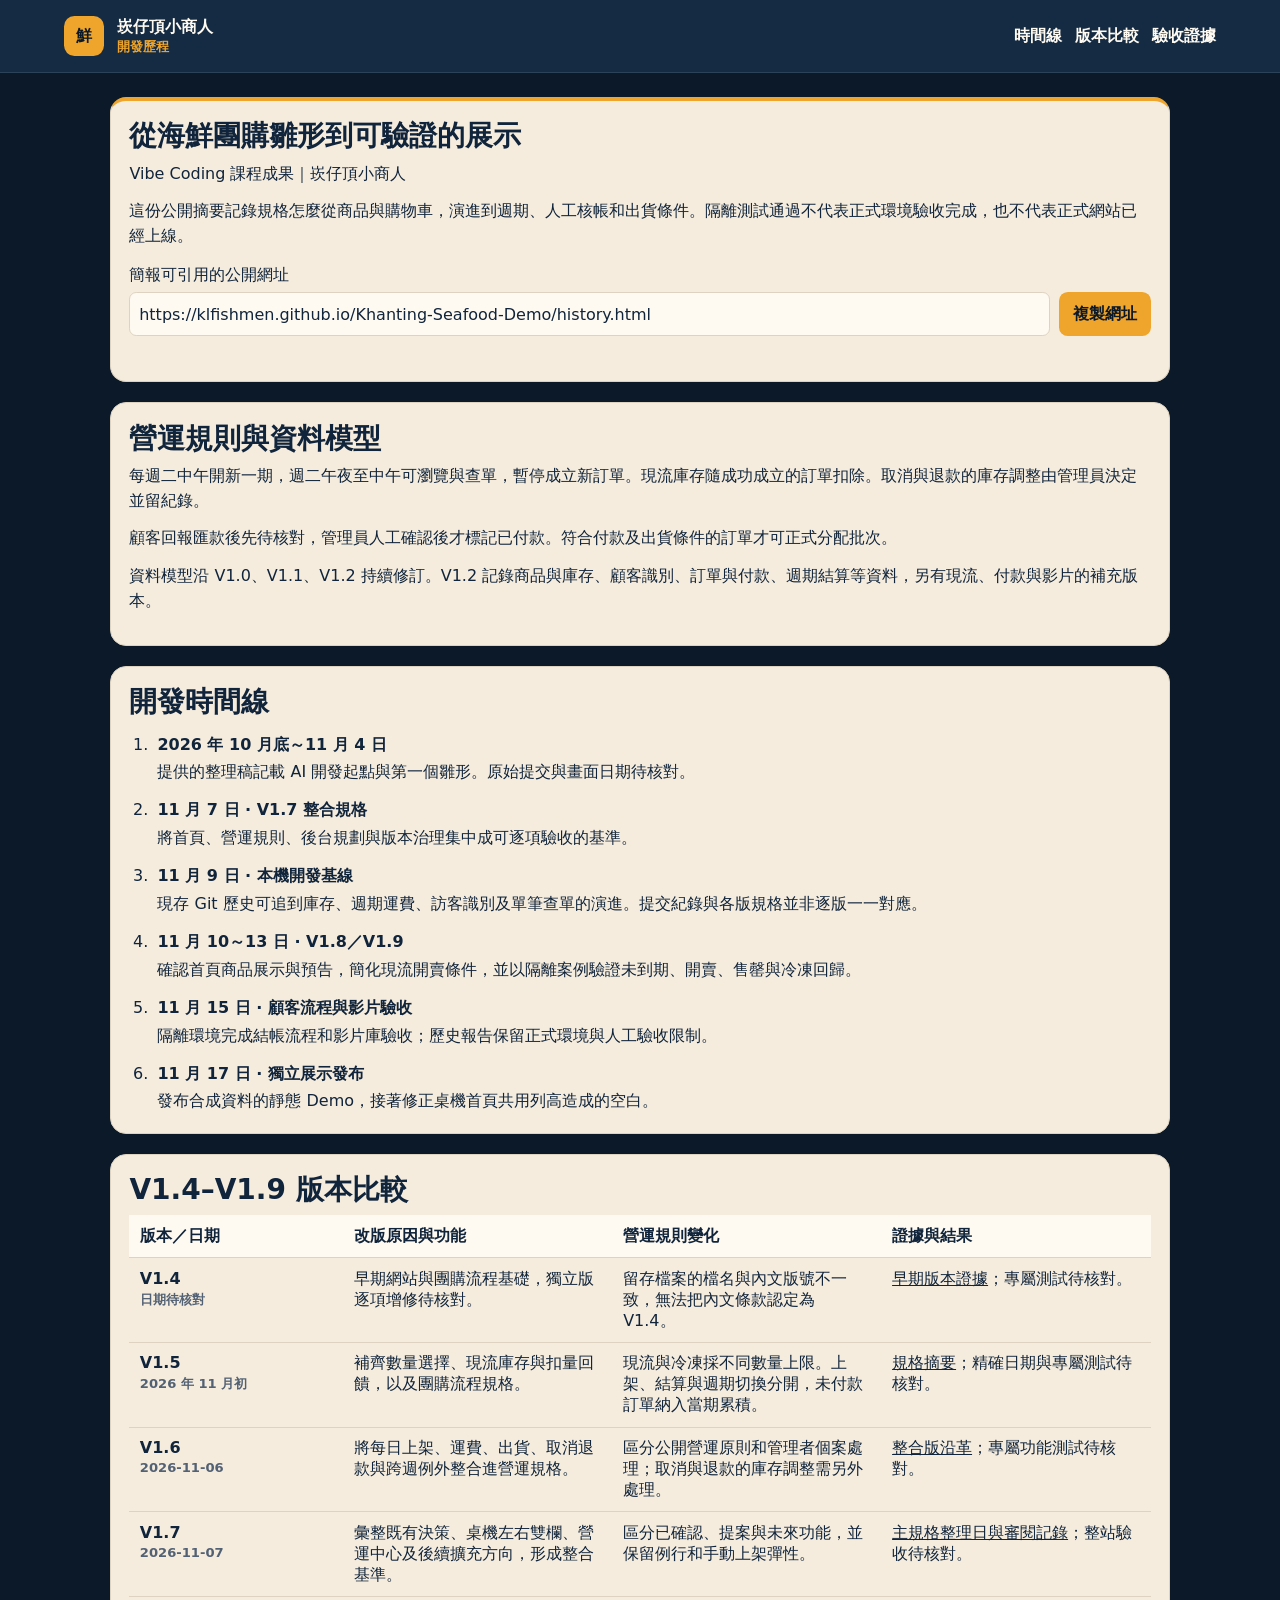
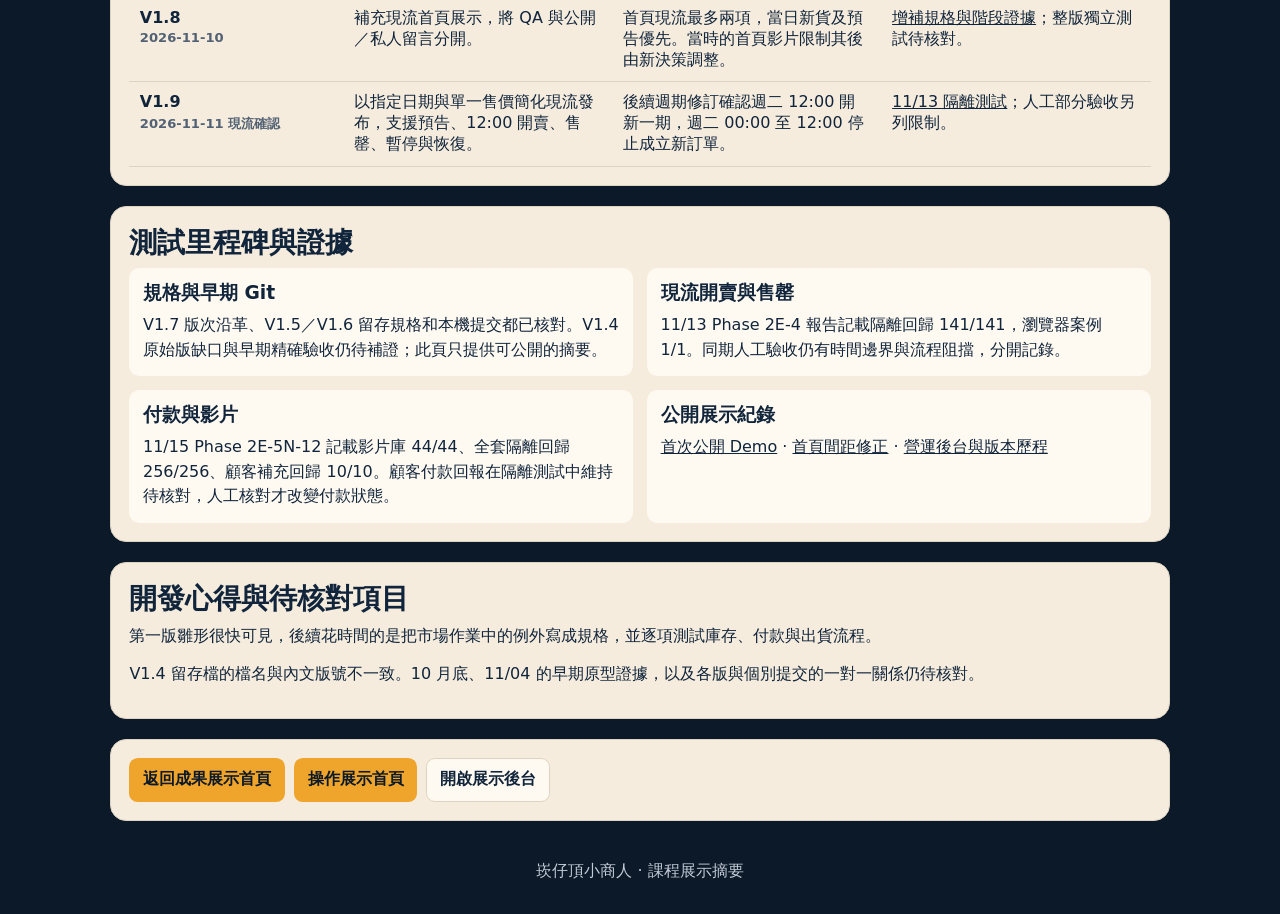
<file: presentation/history.html>
<!doctype html>
<html lang="zh-Hant">
<head>
  <meta charset="utf-8">
  <meta name="viewport" content="width=device-width, initial-scale=1">
  <meta http-equiv="Content-Security-Policy" content="default-src 'self'; connect-src 'none'; object-src 'none'; base-uri 'none'">
  <meta http-equiv="refresh" content="0; url=../history.html">
  <title>版本歷程｜崁仔頂小商人</title>
</head>
<body>
  <p><a href="../history.html">開啟完整版歷程</a> · <a href="./">返回成果展示首頁</a></p>
</body>
</html>
</file>
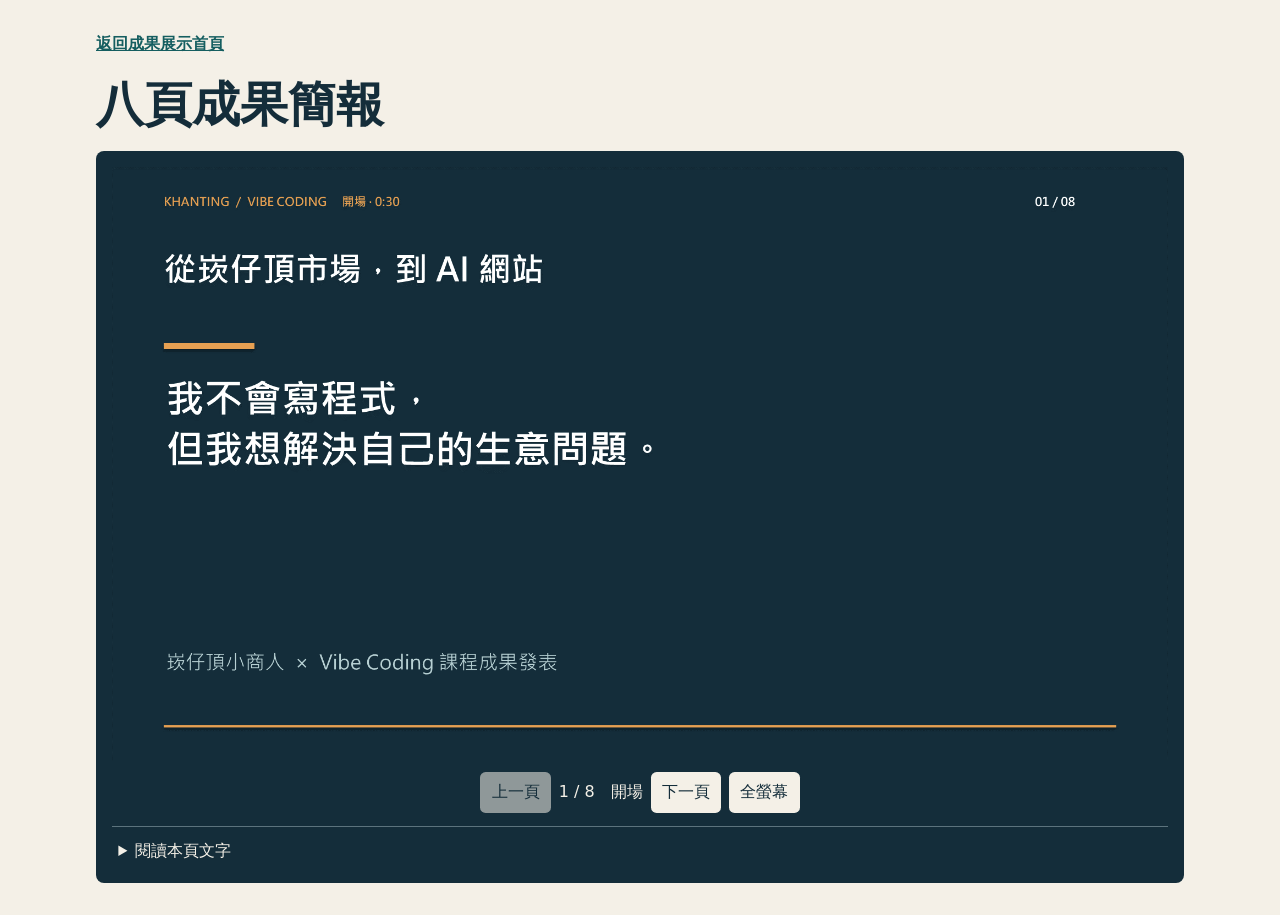
<file: presentation/slides.html>
<!doctype html>
<html lang="zh-Hant">
<head>
  <meta charset="utf-8">
  <meta name="viewport" content="width=device-width, initial-scale=1">
  <meta http-equiv="Content-Security-Policy" content="default-src 'self'; connect-src 'none'; object-src 'none'; base-uri 'none'">
  <title>八頁成果簡報｜崁仔頂小商人</title>
  <link rel="stylesheet" href="./presentation.css">
  <script src="./slides-transcript.js" defer></script>
  <script src="./slides.js" defer></script>
</head>
<body>
  <main class="viewer">
    <a href="./">返回成果展示首頁</a>
    <h1>八頁成果簡報</h1>
    <section id="player" aria-label="簡報播放器" tabindex="-1">
      <img id="slide-image" src="./slides/slide-1.png" alt="">
      <div class="controls">
        <button id="previous" type="button">上一頁</button>
        <p id="page-status" aria-live="polite"></p>
        <button id="next" type="button">下一頁</button>
        <button id="fullscreen" type="button">全螢幕</button>
      </div>
      <p id="player-message" role="status"></p>
      <figure id="audit-exhibit" class="slide-notes" hidden>
        <figcaption>第一階段稽核畫面節錄。此為歷史盤點，與 V1.0 功能驗收分開記錄。</figcaption>
        <img src="./slides/audit-evidence.png" alt="歷史稽核盤點：54 項需求驗收單位，31 項已實作尚未重新驗證，8 項部分完成，4 項缺失。" width="457" height="171" loading="lazy">
      </figure>
      <section id="history-links" class="slide-notes" hidden>
        <a href="./history.html" target="_blank" rel="noopener">查看完整改版歷程與測試紀錄（另開分頁）</a>
        <p>10 月底開始專案 → 11/04 第一版雛形 → 11/07 改用 Codex，建立規格與版本管理 → V1.4～V1.9 修訂規則、資料模型、程式與測試 → 11/17 獨立 Demo 發布與迭代。</p>
        <p>隔離測試通過不代表正式環境驗收完成，也不代表正式網站已經上線。</p>
      </section>
      <nav id="demo-links" class="slide-notes" aria-label="操作 Demo" hidden>
        <a href="../" target="_blank" rel="noopener">Demo 前台（另開分頁）</a>
        <a href="../admin.html" target="_blank" rel="noopener">Demo 後台（另開分頁）</a>
      </nav>
      <details class="slide-notes">
        <summary>閱讀本頁文字</summary>
        <ul id="slide-transcript"></ul>
      </details>
    </section>
    <noscript>請啟用 JavaScript 使用簡報控制，或<a href="./">返回首頁下載 PowerPoint</a>。</noscript>
  </main>
</body>
</html>
</file>
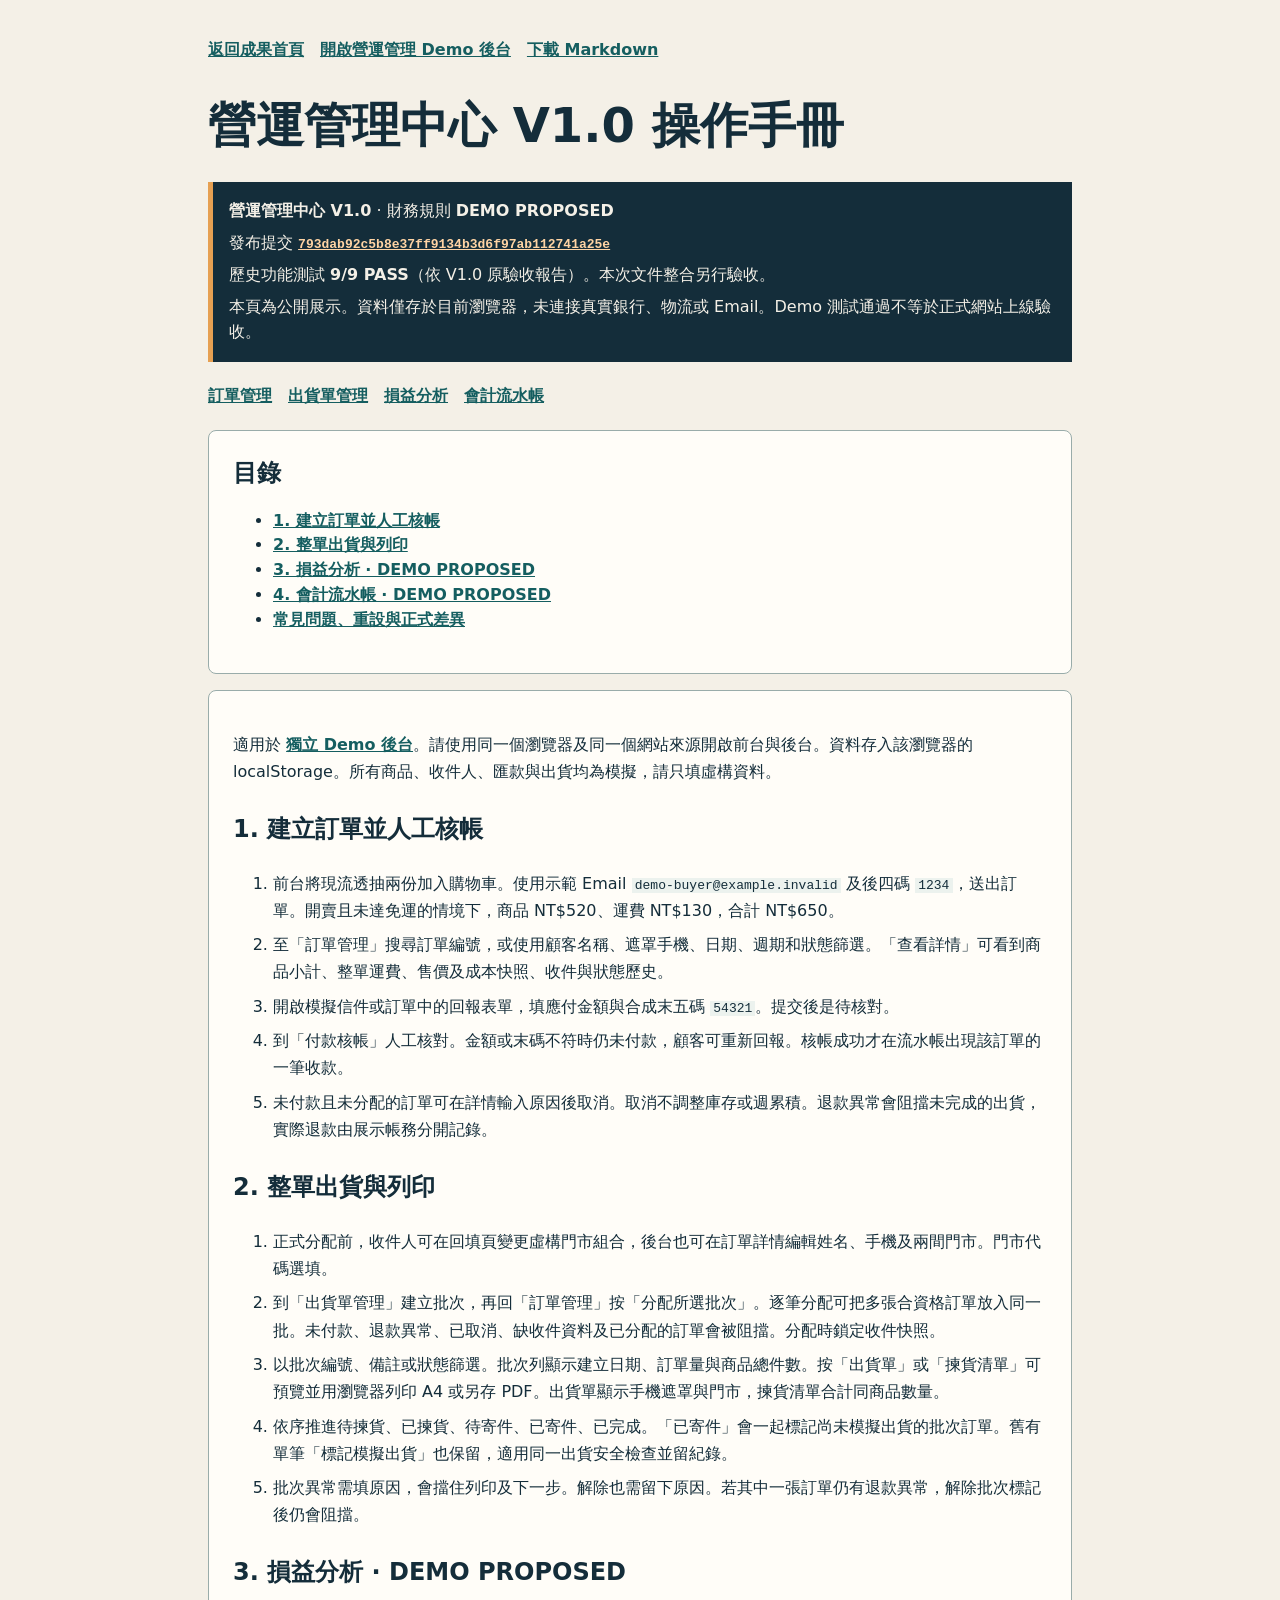
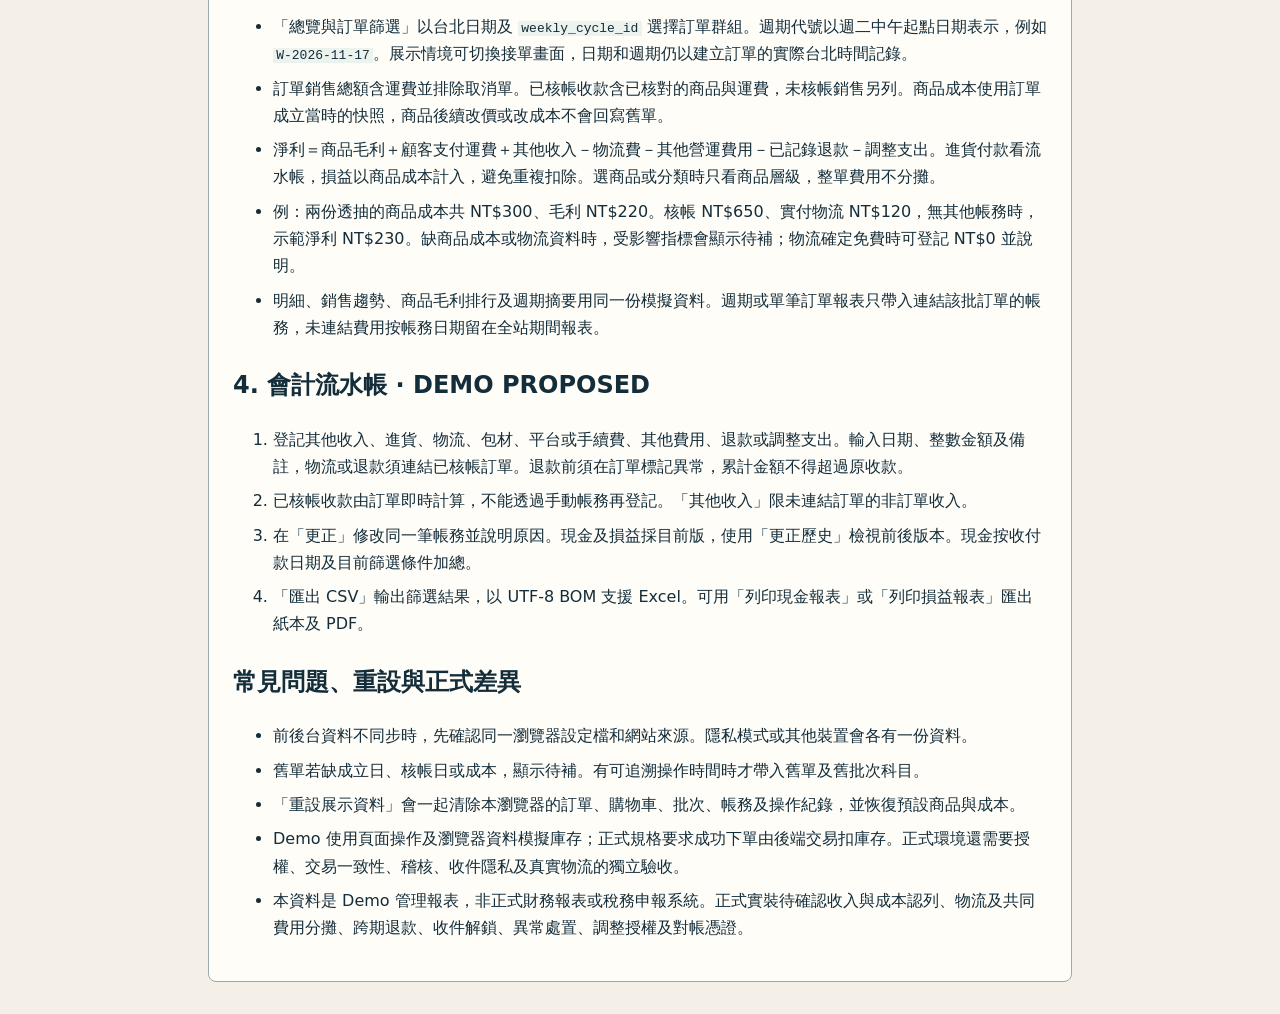
<file: presentation/docs/operations-manual.html>
<!doctype html><html lang="zh-Hant"><head><meta charset="utf-8">
<meta name="viewport" content="width=device-width, initial-scale=1">
<meta http-equiv="Content-Security-Policy" content="default-src 'self'; connect-src 'none'; object-src 'none'; base-uri 'none'">
<title>營運管理中心 V1.0 操作手冊｜崁仔頂小商人</title><link rel="stylesheet" href="../presentation.css"></head>
<body><main class="doc-reader">
<nav class="doc-links" aria-label="文件操作"><a href="../">返回成果首頁</a><a href="../../admin.html">開啟營運管理 Demo 後台</a><a href="./downloads/DEMO_OPERATIONS_ACCOUNTING_MANUAL.md" download>下載 Markdown</a></nav>
<h1>營運管理中心 V1.0 操作手冊</h1>
<aside class="doc-callout" aria-label="展示狀態"><p><strong>營運管理中心 V1.0</strong> · 財務規則 <strong>DEMO PROPOSED</strong></p>
<p>發布提交 <a href="https://github.com/klfishmen/Khanting-Seafood-Demo/commit/793dab92c5b8e37ff9134b3d6f97ab112741a25e"><code>793dab92c5b8e37ff9134b3d6f97ab112741a25e</code></a></p>
<p>歷史功能測試 <strong>9/9 PASS</strong>（依 V1.0 原驗收報告）。本次文件整合另行驗收。</p>
<p>本頁為公開展示。資料僅存於目前瀏覽器，未連接真實銀行、物流或 Email。Demo 測試通過不等於正式網站上線驗收。</p></aside>
<nav class="doc-links" aria-label="後台章節"><a href="../../admin.html#orders">訂單管理</a><a href="../../admin.html#shipping">出貨單管理</a><a href="../../admin.html#profit">損益分析</a><a href="../../admin.html#accounting">會計流水帳</a></nav>
<nav class="doc-toc" aria-label="文件目錄"><h2>目錄</h2><ul><li><a href="#section-1">1. 建立訂單並人工核帳</a></li><li><a href="#section-2">2. 整單出貨與列印</a></li><li><a href="#section-3">3. 損益分析 · DEMO PROPOSED</a></li><li><a href="#section-4">4. 會計流水帳 · DEMO PROPOSED</a></li><li><a href="#section-5">常見問題、重設與正式差異</a></li></ul></nav>
<article class="doc-content"><p>適用於 <a href="../../admin.html">獨立 Demo 後台</a>。請使用同一個瀏覽器及同一個網站來源開啟前台與後台。資料存入該瀏覽器的 localStorage。所有商品、收件人、匯款與出貨均為模擬，請只填虛構資料。</p>
<h2 id="section-1">1. 建立訂單並人工核帳</h2>
<ol><li>前台將現流透抽兩份加入購物車。使用示範 Email <code>demo-buyer@example.invalid</code> 及後四碼 <code>1234</code>，送出訂單。開賣且未達免運的情境下，商品 NT$520、運費 NT$130，合計 NT$650。</li><li>至「訂單管理」搜尋訂單編號，或使用顧客名稱、遮罩手機、日期、週期和狀態篩選。「查看詳情」可看到商品小計、整單運費、售價及成本快照、收件與狀態歷史。</li><li>開啟模擬信件或訂單中的回報表單，填應付金額與合成末五碼 <code>54321</code>。提交後是待核對。</li><li>到「付款核帳」人工核對。金額或末碼不符時仍未付款，顧客可重新回報。核帳成功才在流水帳出現該訂單的一筆收款。</li><li>未付款且未分配的訂單可在詳情輸入原因後取消。取消不調整庫存或週累積。退款異常會阻擋未完成的出貨，實際退款由展示帳務分開記錄。</li></ol>
<h2 id="section-2">2. 整單出貨與列印</h2>
<ol><li>正式分配前，收件人可在回填頁變更虛構門市組合，後台也可在訂單詳情編輯姓名、手機及兩間門市。門市代碼選填。</li><li>到「出貨單管理」建立批次，再回「訂單管理」按「分配所選批次」。逐筆分配可把多張合資格訂單放入同一批。未付款、退款異常、已取消、缺收件資料及已分配的訂單會被阻擋。分配時鎖定收件快照。</li><li>以批次編號、備註或狀態篩選。批次列顯示建立日期、訂單量與商品總件數。按「出貨單」或「揀貨清單」可預覽並用瀏覽器列印 A4 或另存 PDF。出貨單顯示手機遮罩與門市，揀貨清單合計同商品數量。</li><li>依序推進待揀貨、已揀貨、待寄件、已寄件、已完成。「已寄件」會一起標記尚未模擬出貨的批次訂單。舊有單筆「標記模擬出貨」也保留，適用同一出貨安全檢查並留紀錄。</li><li>批次異常需填原因，會擋住列印及下一步。解除也需留下原因。若其中一張訂單仍有退款異常，解除批次標記後仍會阻擋。</li></ol>
<h2 id="section-3">3. 損益分析 · DEMO PROPOSED</h2>
<ul><li>「總覽與訂單篩選」以台北日期及 <code>weekly_cycle_id</code> 選擇訂單群組。週期代號以週二中午起點日期表示，例如 <code>W-2026-11-17</code>。展示情境可切換接單畫面，日期和週期仍以建立訂單的實際台北時間記錄。</li><li>訂單銷售總額含運費並排除取消單。已核帳收款含已核對的商品與運費，未核帳銷售另列。商品成本使用訂單成立當時的快照，商品後續改價或改成本不會回寫舊單。</li><li>淨利＝商品毛利＋顧客支付運費＋其他收入－物流費－其他營運費用－已記錄退款－調整支出。進貨付款看流水帳，損益以商品成本計入，避免重複扣除。選商品或分類時只看商品層級，整單費用不分攤。</li><li>例：兩份透抽的商品成本共 NT$300、毛利 NT$220。核帳 NT$650、實付物流 NT$120，無其他帳務時，示範淨利 NT$230。缺商品成本或物流資料時，受影響指標會顯示待補；物流確定免費時可登記 NT$0 並說明。</li><li>明細、銷售趨勢、商品毛利排行及週期摘要用同一份模擬資料。週期或單筆訂單報表只帶入連結該批訂單的帳務，未連結費用按帳務日期留在全站期間報表。</li></ul>
<h2 id="section-4">4. 會計流水帳 · DEMO PROPOSED</h2>
<ol><li>登記其他收入、進貨、物流、包材、平台或手續費、其他費用、退款或調整支出。輸入日期、整數金額及備註，物流或退款須連結已核帳訂單。退款前須在訂單標記異常，累計金額不得超過原收款。</li><li>已核帳收款由訂單即時計算，不能透過手動帳務再登記。「其他收入」限未連結訂單的非訂單收入。</li><li>在「更正」修改同一筆帳務並說明原因。現金及損益採目前版，使用「更正歷史」檢視前後版本。現金按收付款日期及目前篩選條件加總。</li><li>「匯出 CSV」輸出篩選結果，以 UTF-8 BOM 支援 Excel。可用「列印現金報表」或「列印損益報表」匯出紙本及 PDF。</li></ol>
<h2 id="section-5">常見問題、重設與正式差異</h2>
<ul><li>前後台資料不同步時，先確認同一瀏覽器設定檔和網站來源。隱私模式或其他裝置會各有一份資料。</li><li>舊單若缺成立日、核帳日或成本，顯示待補。有可追溯操作時間時才帶入舊單及舊批次科目。</li><li>「重設展示資料」會一起清除本瀏覽器的訂單、購物車、批次、帳務及操作紀錄，並恢復預設商品與成本。</li><li>Demo 使用頁面操作及瀏覽器資料模擬庫存；正式規格要求成功下單由後端交易扣庫存。正式環境還需要授權、交易一致性、稽核、收件隱私及真實物流的獨立驗收。</li><li>本資料是 Demo 管理報表，非正式財務報表或稅務申報系統。正式實裝待確認收入與成本認列、物流及共同費用分攤、跨期退款、收件解鎖、異常處置、調整授權及對帳憑證。</li></ul></article></main></body></html>
</file>
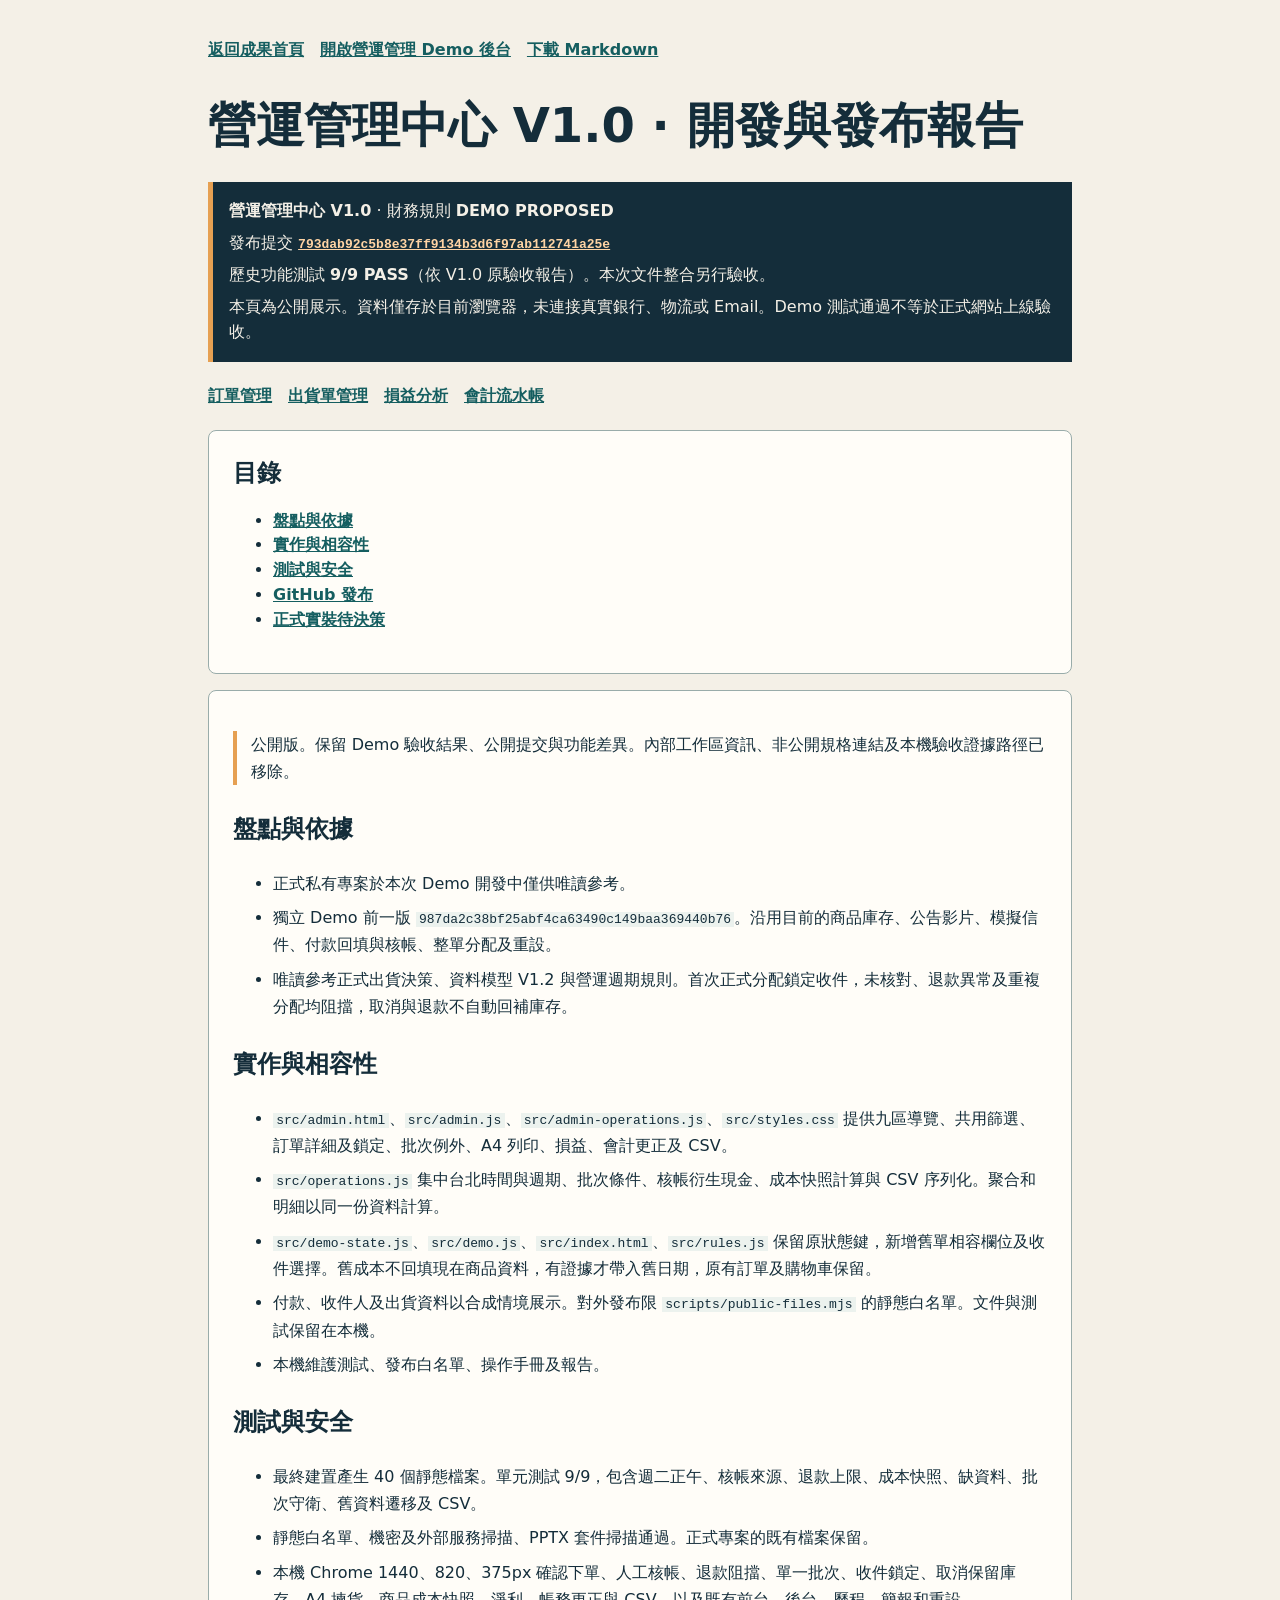
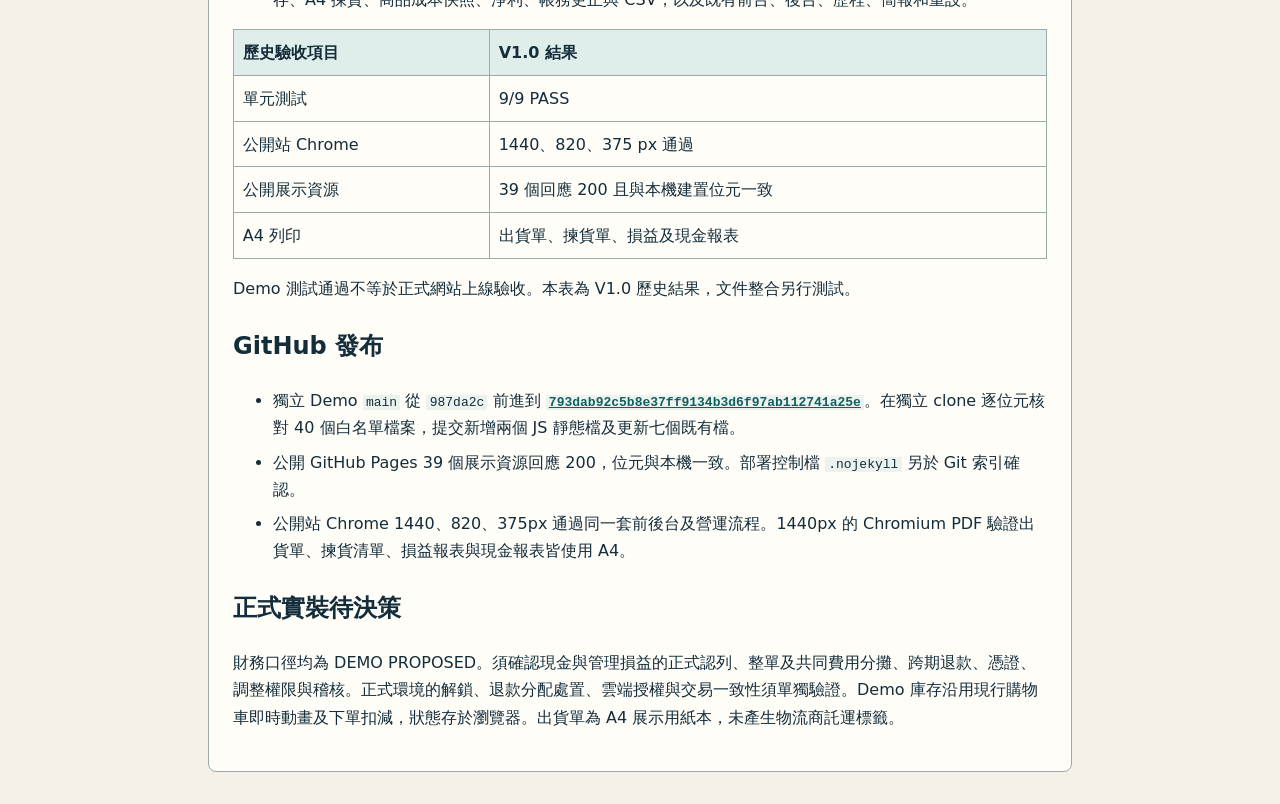
<file: presentation/docs/operations-release-report.html>
<!doctype html><html lang="zh-Hant"><head><meta charset="utf-8">
<meta name="viewport" content="width=device-width, initial-scale=1">
<meta http-equiv="Content-Security-Policy" content="default-src 'self'; connect-src 'none'; object-src 'none'; base-uri 'none'">
<title>營運管理中心 V1.0 · 開發與發布報告｜崁仔頂小商人</title><link rel="stylesheet" href="../presentation.css"></head>
<body><main class="doc-reader">
<nav class="doc-links" aria-label="文件操作"><a href="../">返回成果首頁</a><a href="../../admin.html">開啟營運管理 Demo 後台</a><a href="./downloads/ADMIN_OPERATIONS_V1_REPORT.md" download>下載 Markdown</a></nav>
<h1>營運管理中心 V1.0 · 開發與發布報告</h1>
<aside class="doc-callout" aria-label="展示狀態"><p><strong>營運管理中心 V1.0</strong> · 財務規則 <strong>DEMO PROPOSED</strong></p>
<p>發布提交 <a href="https://github.com/klfishmen/Khanting-Seafood-Demo/commit/793dab92c5b8e37ff9134b3d6f97ab112741a25e"><code>793dab92c5b8e37ff9134b3d6f97ab112741a25e</code></a></p>
<p>歷史功能測試 <strong>9/9 PASS</strong>（依 V1.0 原驗收報告）。本次文件整合另行驗收。</p>
<p>本頁為公開展示。資料僅存於目前瀏覽器，未連接真實銀行、物流或 Email。Demo 測試通過不等於正式網站上線驗收。</p></aside>
<nav class="doc-links" aria-label="後台章節"><a href="../../admin.html#orders">訂單管理</a><a href="../../admin.html#shipping">出貨單管理</a><a href="../../admin.html#profit">損益分析</a><a href="../../admin.html#accounting">會計流水帳</a></nav>
<nav class="doc-toc" aria-label="文件目錄"><h2>目錄</h2><ul><li><a href="#section-1">盤點與依據</a></li><li><a href="#section-2">實作與相容性</a></li><li><a href="#section-3">測試與安全</a></li><li><a href="#section-4">GitHub 發布</a></li><li><a href="#section-5">正式實裝待決策</a></li></ul></nav>
<article class="doc-content"><blockquote>公開版。保留 Demo 驗收結果、公開提交與功能差異。內部工作區資訊、非公開規格連結及本機驗收證據路徑已移除。</blockquote>
<h2 id="section-1">盤點與依據</h2>
<ul><li>正式私有專案於本次 Demo 開發中僅供唯讀參考。</li><li>獨立 Demo 前一版 <code>987da2c38bf25abf4ca63490c149baa369440b76</code>。沿用目前的商品庫存、公告影片、模擬信件、付款回填與核帳、整單分配及重設。</li><li>唯讀參考正式出貨決策、資料模型 V1.2 與營運週期規則。首次正式分配鎖定收件，未核對、退款異常及重複分配均阻擋，取消與退款不自動回補庫存。</li></ul>
<h2 id="section-2">實作與相容性</h2>
<ul><li><code>src/admin.html</code>、<code>src/admin.js</code>、<code>src/admin-operations.js</code>、<code>src/styles.css</code> 提供九區導覽、共用篩選、訂單詳細及鎖定、批次例外、A4 列印、損益、會計更正及 CSV。</li><li><code>src/operations.js</code> 集中台北時間與週期、批次條件、核帳衍生現金、成本快照計算與 CSV 序列化。聚合和明細以同一份資料計算。</li><li><code>src/demo-state.js</code>、<code>src/demo.js</code>、<code>src/index.html</code>、<code>src/rules.js</code> 保留原狀態鍵，新增舊單相容欄位及收件選擇。舊成本不回填現在商品資料，有證據才帶入舊日期，原有訂單及購物車保留。</li><li>付款、收件人及出貨資料以合成情境展示。對外發布限 <code>scripts/public-files.mjs</code> 的靜態白名單。文件與測試保留在本機。</li><li>本機維護測試、發布白名單、操作手冊及報告。</li></ul>
<h2 id="section-3">測試與安全</h2>
<ul><li>最終建置產生 40 個靜態檔案。單元測試 9/9，包含週二正午、核帳來源、退款上限、成本快照、缺資料、批次守衛、舊資料遷移及 CSV。</li><li>靜態白名單、機密及外部服務掃描、PPTX 套件掃描通過。正式專案的既有檔案保留。</li><li>本機 Chrome 1440、820、375px 確認下單、人工核帳、退款阻擋、單一批次、收件鎖定、取消保留庫存、A4 揀貨、商品成本快照、淨利、帳務更正與 CSV，以及既有前台、後台、歷程、簡報和重設。</li></ul>
<div class="doc-table" tabindex="0" role="region" aria-label="歷史驗收表"><table><thead><tr><th>歷史驗收項目</th><th>V1.0 結果</th></tr></thead><tbody><tr><td>單元測試</td><td>9/9 PASS</td></tr><tr><td>公開站 Chrome</td><td>1440、820、375 px 通過</td></tr><tr><td>公開展示資源</td><td>39 個回應 200 且與本機建置位元一致</td></tr><tr><td>A4 列印</td><td>出貨單、揀貨單、損益及現金報表</td></tr></tbody></table></div>
<p>Demo 測試通過不等於正式網站上線驗收。本表為 V1.0 歷史結果，文件整合另行測試。</p>
<h2 id="section-4">GitHub 發布</h2>
<ul><li>獨立 Demo <code>main</code> 從 <code>987da2c</code> 前進到 <a href="https://github.com/klfishmen/Khanting-Seafood-Demo/commit/793dab92c5b8e37ff9134b3d6f97ab112741a25e"><code>793dab92c5b8e37ff9134b3d6f97ab112741a25e</code></a>。在獨立 clone 逐位元核對 40 個白名單檔案，提交新增兩個 JS 靜態檔及更新七個既有檔。</li><li>公開 GitHub Pages 39 個展示資源回應 200，位元與本機一致。部署控制檔 <code>.nojekyll</code> 另於 Git 索引確認。</li><li>公開站 Chrome 1440、820、375px 通過同一套前後台及營運流程。1440px 的 Chromium PDF 驗證出貨單、揀貨清單、損益報表與現金報表皆使用 A4。</li></ul>
<h2 id="section-5">正式實裝待決策</h2>
<p>財務口徑均為 DEMO PROPOSED。須確認現金與管理損益的正式認列、整單及共同費用分攤、跨期退款、憑證、調整權限與稽核。正式環境的解鎖、退款分配處置、雲端授權與交易一致性須單獨驗證。Demo 庫存沿用現行購物車即時動畫及下單扣減，狀態存於瀏覽器。出貨單為 A4 展示用紙本，未產生物流商託運標籤。</p></article></main></body></html>
</file>
<file: styles.css>
:root {
  color-scheme: light;
  font-family: "Noto Sans TC", "Microsoft JhengHei", system-ui, sans-serif;
  color: #10243b;
  background: #0b1929;
  --navy: #0b1929;
  --navy-soft: #142b43;
  --ink: #10243b;
  --muted: #526174;
  --line: #ded3c1;
  --cream: #f5ecdd;
  --paper: #fffaf1;
  --accent: #efa52c;
  --accent-hover: #ffc462;
}
* { box-sizing: border-box; }
html { scroll-padding-top: 6rem; }
body { margin: 0; }
a { color: inherit; }
[hidden] { display: none !important; }
:focus-visible { outline: 3px solid #a4530a; outline-offset: 4px; }
.site-header :focus-visible { outline-color: var(--accent); }
.site-header {
  position: sticky;
  top: 0;
  z-index: 2;
  display: flex;
  justify-content: space-between;
  align-items: center;
  gap: 1rem;
  padding: 1rem max(5vw, calc((100vw - 1160px) / 2));
  color: var(--paper);
  background: var(--navy-soft);
  border-bottom: 1px solid #2b4259;
}
.brand, nav { display: flex; align-items: center; gap: .8rem; }
.brand { text-decoration: none; font-weight: 850; }
.brand-mark {
  display: grid;
  place-items: center;
  width: 2.5rem;
  height: 2.5rem;
  border-radius: .65rem;
  color: var(--navy);
  background: var(--accent);
}
.brand small { display: block; color: var(--accent); font-weight: 600; }
nav a { padding-block: .45rem; font-weight: 720; text-decoration: none; }
nav a:hover { color: var(--accent); text-decoration: underline; }
#open-cart { padding-inline: .65rem; }
#nav-count { display: inline-block; min-width: 1.4em; text-align: center; color: var(--navy); background: var(--paper); border-radius: 1rem; }
.shop {
  --shop-gap: 20px;
  display: grid;
  grid-template-columns: minmax(0, 2fr) minmax(0, 1fr);
  gap: var(--shop-gap);
  width: min(90%, 1160px);
  margin: clamp(1rem, 3vw, 2rem) auto;
  align-items: start;
}
.shop-main {
  display: flex;
  flex-direction: column;
  gap: var(--shop-gap);
  min-width: 0;
}
.demo-banner { width: min(90%, 1160px); margin: 1.25rem auto 0; }
.demo-pill { display: inline-block; font-size: .65rem; vertical-align: middle; padding: .2rem .45rem; color: white; background: var(--navy-soft); border-radius: .35rem; }
.scenario-controls { display: flex; flex-wrap: wrap; gap: .55rem; align-items: center; }
.scenario-controls select { width: auto; }
.scenario-controls p { margin: 0; }
.video-library { display: grid; gap: .9rem; }
.video-library p { color: var(--muted); }
#admin-batches { margin-top: .6rem; }
h1, h2, h3 { margin: 0 0 .55rem; line-height: 1.2; }
h1, h2 { font-size: 1.75rem; }
p { margin: 0 0 .8rem; }
.muted { color: var(--muted); }
.products { display: grid; grid-template-columns: repeat(2, minmax(0, 1fr)); gap: .8rem; margin-top: 1.25rem; }
#frozen-products { grid-template-columns: minmax(0, 1fr); }
.product, .checkout, .panel { padding: 1.15rem; border: 1px solid var(--line); border-radius: 1rem; background: var(--cream); }
#market, #videos, #frozen { min-width: 0; }
video { display: block; width: 100%; aspect-ratio: 16 / 9; object-fit: contain; background: var(--ink); border-radius: .65rem; }
.support {
  display: grid;
  grid-template-columns: minmax(0, 1fr) minmax(0, 1fr);
  align-items: start;
  gap: var(--shop-gap);
}
details { border-top: 1px solid var(--line); padding: .8rem 0; }
details:first-of-type { margin-top: 1rem; }
details p { margin: .55rem 0 0; color: var(--muted); }
summary { cursor: pointer; font-weight: 720; }
.board-tabs { display: flex; flex-wrap: wrap; gap: .5rem; margin: 1rem 0; }
.board-tabs [aria-selected="false"] { color: var(--ink); background: var(--paper); border-color: var(--line); }
.messages { display: grid; gap: .5rem; list-style: none; padding: 0; margin: 0 0 1rem; }
.messages li { padding: .65rem .8rem; border: 1px solid var(--line); border-radius: .5rem; background: var(--paper); overflow-wrap: anywhere; }
.messages h3 { margin-bottom: .15rem; font-size: 1rem; }
.messages small { color: var(--muted); }
.messages p { margin: .25rem 0 0; }
.message-composer { display: grid; gap: .45rem; }
select, .checkout-actions input, .checkout-actions textarea, .ops-filters input {
  width: 100%;
  min-height: 2.75rem;
  padding: .5rem;
  border: 1px solid #81858a;
  border-radius: .5rem;
  color: inherit;
  background: var(--paper);
  font: inherit;
}
.message-composer button { justify-self: start; }
.product { display: flex; flex-direction: column; align-items: flex-start; background: var(--paper); }
.product p, .product h3 { max-width: 100%; overflow-wrap: anywhere; }
.product-photo { width: 100%; aspect-ratio: 16 / 10; object-fit: cover; border-radius: .55rem; margin-bottom: .75rem; }
.product strong { font-size: 1.25rem; }
.product .muted:last-of-type { margin-top: .35rem; }
.product-actions { display: grid; grid-template-columns: auto minmax(0, 1fr); gap: .5rem; width: 100%; margin-top: auto; }
.stock { margin-block: .55rem .9rem; padding: .25rem .55rem; border-radius: .45rem; background: #f9e5c2; color: var(--ink); }
.stock-number { display: inline-block; min-width: 1ch; text-align: center; color: #8b380c; font-size: 1.16rem; font-weight: 850; }
.stock-pop { animation: stock-pop .8s ease-in-out; }
@keyframes stock-pop {
  0%, 100% { transform: scale(1); }
  30%, 70% { transform: scale(3); color: #9a250d; text-shadow: 0 0 .25rem #efa52c; }
}
@media (prefers-reduced-motion: reduce) {
  .stock-pop { animation: none; }
}
button, .button-link {
  display: inline-flex;
  justify-content: center;
  align-items: center;
  gap: .5rem;
  min-height: 2.75rem;
  padding: .6rem .8rem;
  border: 1px solid transparent;
  border-radius: .55rem;
  font: inherit;
  font-weight: 750;
  background: var(--accent);
  color: var(--navy);
  text-decoration: none;
  cursor: pointer;
}
button:enabled:hover, .button-link:hover { background: var(--accent-hover); }
.secondary { border-color: var(--line); background: var(--paper); color: var(--ink); }
.secondary:enabled:hover, .board-tabs [aria-selected="false"]:hover { background: #f9e5c2; }
button:disabled { opacity: .48; cursor: default; }
.cart-items { list-style: none; padding: 0; margin: 0; }
.cart-items li, .totals div { display: flex; justify-content: space-between; align-items: center; gap: .65rem; }
.cart-items li { margin-bottom: .35rem; }
.cart-items button { min-width: 2.75rem; }
.cart-line-actions { display: flex; gap: .35rem; }
.totals { margin: .8rem 0 1rem; }
.totals div { padding: .23rem 0; }
.totals dd { margin: 0; font-variant-numeric: tabular-nums; }
.totals .grand-total { border-top: 1px solid var(--line); margin-top: .35rem; padding-top: .6rem; font-weight: 850; }
body:has(dialog[open]) { overflow: hidden; }
dialog::backdrop { background: rgb(8 20 34 / 72%); }
dialog.panel {
  width: min(31rem, calc(100% - 2rem));
  max-height: calc(100% - 2rem);
  color: var(--ink);
  overflow: auto;
}
.welcome li + li { margin-top: .45rem; }
dialog.checkout {
  inset: 0 0 0 auto;
  width: min(30rem, 100%);
  max-width: 100%;
  height: 100%;
  max-height: 100%;
  margin: 0;
  border-radius: 0;
}
.admin { width: min(65rem, calc(100% - 2rem)); margin: 1rem auto; }
.admin-scenario { margin-block: 1rem; }
#admin-content-title ~ .checkout-actions { margin-block: .65rem; }
#admin-operations time { color: var(--muted); font-size: .85rem; }
#admin-status:empty { margin: 0; }
.admin-login { max-width: 31rem; }
.admin-grid { display: grid; grid-template-columns: repeat(2, minmax(0, 1fr)); gap: .75rem; }
.admin-section { min-width: 0; padding: .9rem; border: 1px solid var(--line); border-radius: .65rem; background: var(--paper); }
.admin-section h4 { margin: 1rem 0 .4rem; }
.admin-catalog { grid-column: 1 / -1; }
.operations-nav { display: flex; flex-wrap: wrap; gap: .45rem; margin-block: 1rem; }
.operations-nav a { display: inline-block; padding: .45rem .65rem; border-radius: .4rem; background: #142d3a; color: #f4f0e7; }
.operations-nav a:hover, .operations-nav a:focus-visible { background: #226b6c; }
.ops-wide, .ops-overview, .ops-publishing { grid-column: 1 / -1; }
.ops-overview { border-top: 4px solid #e6a052; }
.ops-filters { display: flex; flex-wrap: wrap; align-items: end; gap: .65rem; min-width: 0; margin: .7rem 0; }
.ops-filters label { min-width: 0; display: grid; gap: .3rem; flex: 1 1 9rem; }
.ops-filters input, .ops-filters select { width: 100%; min-width: 0; }
.ops-warning { color: #90250e; font-weight: 700; }
.ops-warning:empty { margin: 0; }
.table-scroll { max-width: 100%; overflow-x: auto; }
.ops-table { width: 100%; min-width: 38rem; border-collapse: collapse; }
.ops-table caption { text-align: left; font-weight: 700; padding: .5rem 0; }
.ops-table th, .ops-table td { text-align: left; vertical-align: top; padding: .55rem; border-bottom: 1px solid var(--line); overflow-wrap: anywhere; }
.ops-table th { background: #e4efeb; }
.ops-table td:has(.admin-actions) { min-width: 9rem; }
#order-detail { width: min(95vw, 55rem); }
#shipping-items li { break-inside: avoid; }
.catalog-filters { display: flex; flex-wrap: wrap; gap: .75rem; margin-bottom: .75rem; }
.catalog-filters label { display: grid; gap: .3rem; min-width: 9rem; }
#admin-stock h3, #admin-stock p { margin: 0; }
.product-preview { display: block; width: min(11rem, 100%); max-height: 9rem; object-fit: contain; object-position: left; }
.product-editor { max-width: 100%; }
.admin-list { list-style: none; padding: 0; margin: 0; }
.admin-list li { display: grid; gap: .4rem; padding: .55rem 0; border-bottom: 1px solid var(--line); overflow-wrap: anywhere; }
.admin-list li:last-child { border-bottom: 0; }
.admin-list li > button { justify-self: start; }
.admin-actions { display: flex; flex-wrap: wrap; gap: .4rem; }
.dialog-header { display: flex; justify-content: space-between; align-items: center; gap: .75rem; margin-bottom: 1rem; }
.dialog-header h2 { margin: 0; }
.checkout-actions { display: grid; gap: .5rem; }
.checkout-actions p { margin: 0; }
.checkout-actions button { margin-top: .5rem; }
.field-error { color: #9a250d; }
.stock-results { display: grid; gap: .5rem; padding-left: 1.25rem; }
.order { margin-top: 1rem; padding-top: 1rem; border-top: 1px solid var(--line); }
.order button { margin-bottom: .55rem; }
.order .button-link { margin-bottom: .55rem; }
.order p { overflow-wrap: anywhere; }
footer { padding: 1rem 5vw 2rem; text-align: center; color: #c1cad5; }
.history { display: grid; gap: 20px; width: min(90%, 1060px); margin: 1.5rem auto; }
.history p { line-height: 1.55; }
.history-intro { border-top: 4px solid var(--accent); }
.history-copy { margin-top: 1rem; }
.history-copy > div { display: flex; flex-wrap: wrap; gap: .55rem; margin-top: .4rem; }
.history-copy input {
  flex: 1 1 18rem;
  min-width: 0;
  padding: .55rem;
  border-radius: .45rem;
  border: 1px solid var(--line);
  color: var(--ink);
  background: var(--paper);
  font: inherit;
}
#history-copy-status { min-height: 1.4em; margin-block: .25rem 0; }
.timeline { display: grid; gap: .95rem; margin-bottom: 0; padding-left: 1.5rem; }
.timeline li { padding-left: .25rem; }
.timeline p { margin: .3rem 0 0; }
.history-table { width: 100%; table-layout: fixed; border-collapse: collapse; }
.history-table th, .history-table td { padding: .65rem; border-bottom: 1px solid var(--line); text-align: left; vertical-align: top; overflow-wrap: anywhere; }
.history-table thead { background: var(--paper); }
.history-table th:first-child { width: 21%; }
.history-table th span { display: block; margin-top: .2rem; font-size: .82rem; color: var(--muted); }
.history-evidence { display: grid; grid-template-columns: repeat(2, minmax(0, 1fr)); gap: 14px; }
.history-evidence section { padding: .85rem; border-radius: .65rem; background: var(--paper); }
.history-evidence p { margin-bottom: 0; }
.history-actions { display: flex; flex-wrap: wrap; gap: .55rem; }
@media (max-width: 680px) {
  .history-table, .history-table tbody, .history-table tr, .history-table td, .history-table th { display: block; width: 100%; }
  .history-table thead { clip-path: inset(50%); position: absolute; width: 1px; height: 1px; overflow: hidden; }
  .history-table tbody tr { padding-block: .5rem; border-bottom: 1px solid var(--line); }
  .history-table th:first-child { width: 100%; }
  .history-table tbody th, .history-table td { border: 0; padding: .35rem .15rem; }
  .history-table td::before { content: attr(data-label) '｜'; font-weight: 700; }
  .history-evidence { grid-template-columns: minmax(0, 1fr); }
}
.sr-only { position: absolute; width: 1px; height: 1px; overflow: hidden; clip-path: inset(50%); }
@media (max-width: 900px) {
  .shop {
    --shop-gap: 14px;
    grid-template-columns: minmax(0, 1fr);
    grid-template-areas: "market" "frozen" "videos" "support";
  }
  .shop-main { display: contents; }
  #market { grid-area: market; }
  #frozen { grid-area: frozen; }
  #videos { grid-area: videos; }
  .support {
    grid-area: support;
    grid-template-columns: minmax(0, 1fr);
  }
}
@media (max-width: 767px) {
  .products { grid-template-columns: minmax(0, 1fr); }
}
@media (max-width: 590px) {
  html { scroll-padding-top: 9rem; }
  .site-header, nav { gap: .55rem; }
  .site-header { font-size: .88rem; flex-wrap: wrap; }
  nav { flex-wrap: wrap; }
  .admin-grid { grid-template-columns: 1fr; }
}
@media print {
  @page { size: A4; margin: 13mm; }
  body:has(#shipping-preview[open]) { overflow: visible; background: white; }
  body:has(#shipping-preview[open]) > :not(#shipping-preview),
  #shipping-preview .screen-only { display: none !important; }
  #shipping-preview[open] {
    position: static;
    width: 100%;
    max-width: none;
    max-height: none;
    padding: 0;
    margin: 0;
    border: 0;
    background: white;
    overflow: visible;
  }
  #shipping-preview::backdrop { background: transparent; }
  body[data-print-section] { background: #fff; color: #000; }
  body[data-print-section] > :not(#admin),
  body[data-print-section] #admin > :not(#admin-grid),
  body[data-print-section="profit"] #admin-grid > :not(#profit),
  body[data-print-section="accounting"] #admin-grid > :not(#accounting),
  body[data-print-section] .screen-only,
  body[data-print-section] .ops-table td:last-child:has(.screen-only) { display: none !important; }
  body[data-print-section] #admin, body[data-print-section] #admin-grid, body[data-print-section] .admin-section {
    display: block; width: 100%; padding: 0; margin: 0; border: 0; background: #fff; box-shadow: none;
  }
  body[data-print-section] .ops-table { min-width: 0; font-size: 9pt; }
  body[data-print-section] .table-scroll { overflow: visible; }
  .ops-table tr { break-inside: avoid; }
}
</file>
<file: presentation/presentation.css>
:root {
  color: #142d3a;
  background: #f4f0e7;
  font: 100%/1.55 system-ui, "Microsoft JhengHei", sans-serif;
}
* { box-sizing: border-box; }
[hidden] { display: none !important; }
body { margin: 0; }
main { width: min(100% - 2rem, 68rem); margin: 2rem auto; }
h1 { margin: .25em 0; font-size: clamp(1.65rem, 4vw, 3rem); line-height: 1.17; }
.hub header { padding: clamp(1.25rem, 5vw, 3rem); background: #142d3a; color: #f4f0e7; border-bottom: .35rem solid #e6a052; }
.subtitle { margin-bottom: 0; font-size: clamp(1rem, 2.5vw, 1.35rem); }
.entries { display: grid; grid-template-columns: repeat(2, minmax(0, 1fr)); gap: .8rem; margin: 1.25rem 0; }
a { color: #155e60; font-weight: 700; }
.entries > a, .demo-entry { border: 1px solid #99acaa; border-radius: .5rem; padding: 1.15rem; background: #fffdf8; }
.entries > a { display: flex; align-items: center; }
.entries > a:hover, .entries > a:focus-visible { border-color: #247f80; }
.demo-entry h2 { margin: 0 0 .4rem; font-size: 1rem; }
.demo-entry a + a, #demo-links a + a { margin-inline-start: 1rem; }
.notice { margin-block: 1.25rem; }
.document-section { margin-top: 2rem; }
.document-section h2 { font-size: clamp(1.25rem, 3vw, 1.7rem); }
.document-card, .doc-toc, .doc-content {
  border: 1px solid #99acaa; border-radius: .5rem; padding: clamp(1rem, 3vw, 1.5rem); background: #fffdf8;
}
.document-card { display: flex; flex-direction: column; border-top: .25rem solid #247f80; }
.document-card h3, .doc-toc h2 { margin: 0; }
.document-card p { margin: .5rem 0 1rem; }
.document-card .doc-links { margin-top: auto; }
.doc-links { display: flex; flex-wrap: wrap; gap: .4rem 1rem; align-items: center; }
.doc-links a { display: inline-block; padding-block: .35rem; }
.doc-reader { max-width: 54rem; overflow-wrap: anywhere; }
.doc-reader > h1 { margin-block: .6em; }
.doc-callout { background: #142d3a; color: #f4f0e7; border-left: .35rem solid #e6a052; padding: .65rem 1rem; margin-block: 1rem; }
.doc-callout p { margin-block: .45rem; }
.doc-callout a { color: #ffd4a4; }
.doc-toc, .doc-content { margin-top: 1rem; }
.doc-content { line-height: 1.7; }
.doc-content li + li { margin-top: .45rem; }
.doc-content h2 { margin-top: 1.5rem; }
.doc-content blockquote { margin-inline: 0; border-left: .25rem solid #e6a052; padding-inline-start: .85rem; }
.doc-content code { background: #ecf2ee; padding-inline: .2rem; }
.doc-content pre, .doc-table { overflow-x: auto; }
.doc-content table { width: 100%; border-collapse: collapse; }
.doc-content th, .doc-content td { text-align: left; vertical-align: top; padding: .55rem; border: 1px solid #99acaa; }
.doc-content th { background: #e0eeeb; }
.viewer > h1 { margin-block: .4em; }
#player { padding: clamp(.45rem, 2vw, 1rem); background: #142d3a; color: #f4f0e7; border-radius: .5rem; }
#slide-image { width: 100%; aspect-ratio: 16 / 9; object-fit: contain; display: block; margin-inline: auto; }
.controls { display: flex; flex-wrap: wrap; justify-content: center; align-items: center; gap: .5rem; margin-top: .65rem; }
.controls p { margin: 0; font-variant-numeric: tabular-nums; }
button { border: 0; border-radius: .35rem; background: #f4f0e7; color: #142d3a; min-height: 2.6rem; padding: .35rem .7rem; font: inherit; cursor: pointer; }
button:disabled { opacity: .55; cursor: default; }
a:focus-visible, button:focus-visible, summary:focus-visible { outline: .18rem solid #e6a052; outline-offset: .18rem; }
.slide-notes { border-top: 1px solid #5c737d; margin: .8rem 0 0; padding: .75rem .4rem .2rem; overflow-wrap: anywhere; }
.slide-notes a { color: #ffd4a4; }
.slide-notes p { margin: .4rem 0; }
#audit-exhibit img { display: block; max-width: 100%; height: auto; margin-block: .5rem; }
summary { cursor: pointer; }
#player-message:empty { display: none; }
#player:fullscreen { overflow: auto; }
#player:fullscreen #slide-image { max-height: calc(100dvh - 9rem); }
@media (max-width: 36rem) {
  main { width: calc(100% - 1.25rem); margin-block: 1rem; }
  .entries { grid-template-columns: 1fr; }
  .controls { gap: .35rem; }
  .controls button { padding-inline: .45rem; }
}
</file>
